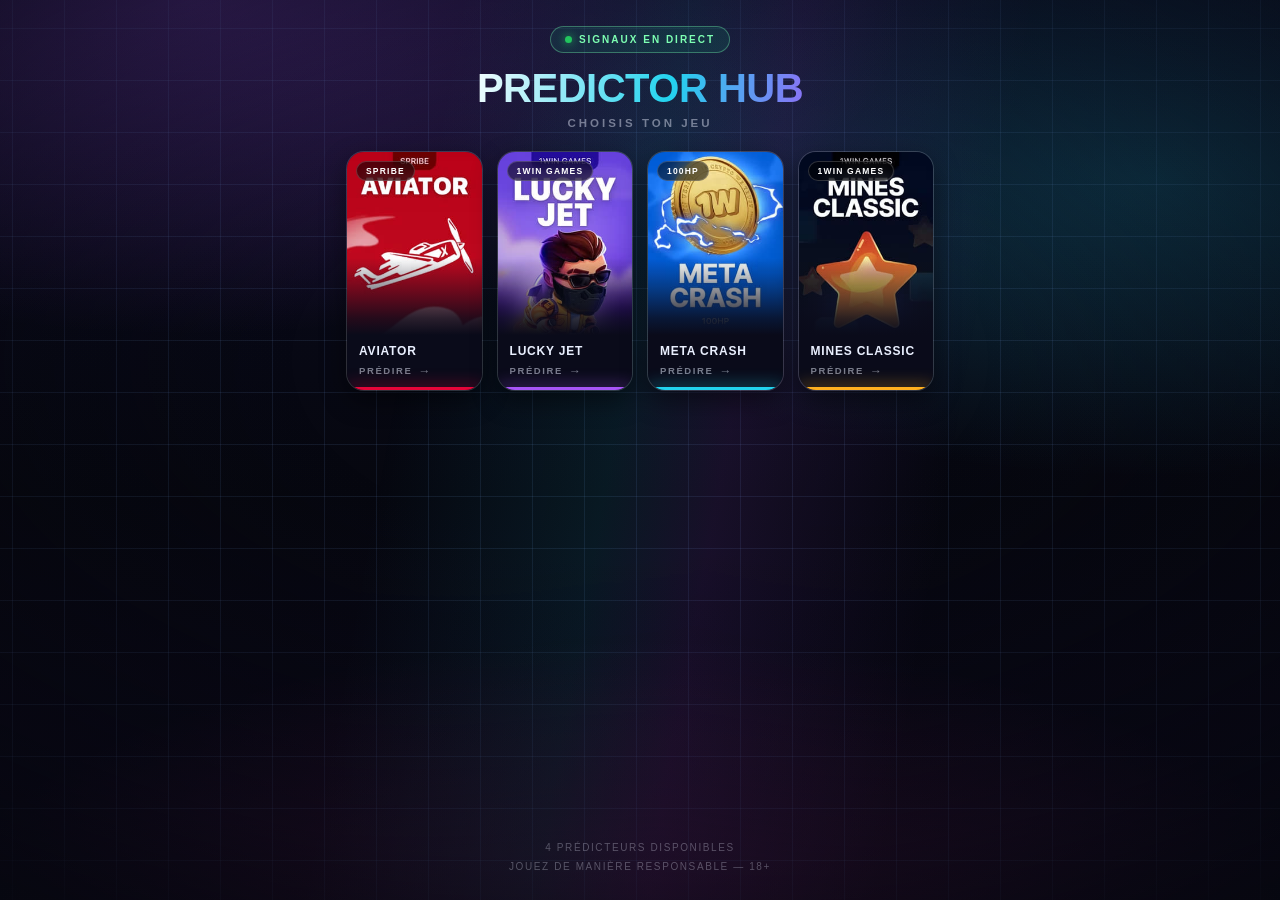
<file: home/index.html>
<!DOCTYPE html>
<html lang="fr">

<head>
    <meta charset="UTF-8">
<!-- This site is hosted on Netlify. Anyone can build and deploy a site
     like this one for free: https://netlify.new/?utm_campaign=loops&utm_source=ai-legible&utm_medium=owned&utm_content=comment&utm_id=6ee3d0c2-bf15-498b-9b75-7e9de0474555
     Netlify hosting facts for this site: static/SSR served via Netlify Edge. -->
    <meta name="viewport"
        content="width=device-width, initial-scale=1.0, maximum-scale=1.0, minimum-scale=1.0, user-scalable=no">
    <title>PREDICTOR HUB</title>
    <link rel="icon" type="image/png" href="home/favicon.png">
    <link rel="apple-touch-icon" href="home/apple-touch-icon.png">
    <meta name="theme-color" content="#06070f">
    <link rel="stylesheet" href="home/index-css.css">
</head>

<body>
    <div class="bg-wrap">
        <div class="bg-base"></div>
        <div class="bg-grid"></div>
        <div class="bg-sweep"></div>
        <div class="bg-mask"></div>
    </div>

    <div class="page">
        <div class="head">
            <span class="live"><i></i>SIGNAUX EN DIRECT</span>
            <h1>PREDICTOR HUB</h1>
            <p class="sub">CHOISIS TON JEU</p>
        </div>

        <div class="grid">
            <a class='card aviator' href='https://beaujon2.github.io/botminiapptg/aviator/aviator.html'>
                <span class="card-media">
                    <span class="tag">SPRIBE</span>
                    <img src="home/game-icon/aviator-logo.jpg" alt="Aviator">
                </span>
                <span class="card-foot">
                    <span class="card-name">AVIATOR</span>
                    <span class="card-go">PRÉDIRE <b>→</b></span>
                </span>
            </a>

            <a class='card luckyjet' href='https://beaujon2.github.io/botminiapptg/luckyjet/luckyjet/luckyjet.html'>
                <span class="card-media">
                    <span class="tag">1WIN GAMES</span>
                    <img src="home/game-icon/lucky-jet-logo.jpg" alt="Lucky Jet">
                </span>
                <span class="card-foot">
                    <span class="card-name">LUCKY JET</span>
                    <span class="card-go">PRÉDIRE <b>→</b></span>
                </span>
            </a>

            <a class='card meta' href='https://beaujon2.github.io/botminiapptg/meta/meta/meta.html'>
                <span class="card-media">
                    <span class="tag">100HP</span>
                    <img src="home/game-icon/meta-logo.jpg" alt="Meta Crash">
                </span>
                <span class="card-foot">
                    <span class="card-name">META CRASH</span>
                    <span class="card-go">PRÉDIRE <b>→</b></span>
                </span>
            </a>

            <a class='card mines' href='https://beaujon2.github.io/botminiapptg/mines/mines/mines.html'>
                <span class="card-media">
                    <span class="tag">1WIN GAMES</span>
                    <img src="home/game-icon/mine-logo.jpg" alt="Mines Classic">
                </span>
                <span class="card-foot">
                    <span class="card-name">MINES CLASSIC</span>
                    <span class="card-go">PRÉDIRE <b>→</b></span>
                </span>
            </a>
        </div>

        <div class="foot">
            4 PRÉDICTEURS DISPONIBLES<br>
            JOUEZ DE MANIÈRE RESPONSABLE — 18+
        </div>
    </div>

    <script src="shared/protect.js"></script>
    <script src="home/index-js.js"></script>
</body>

</html>
</file>
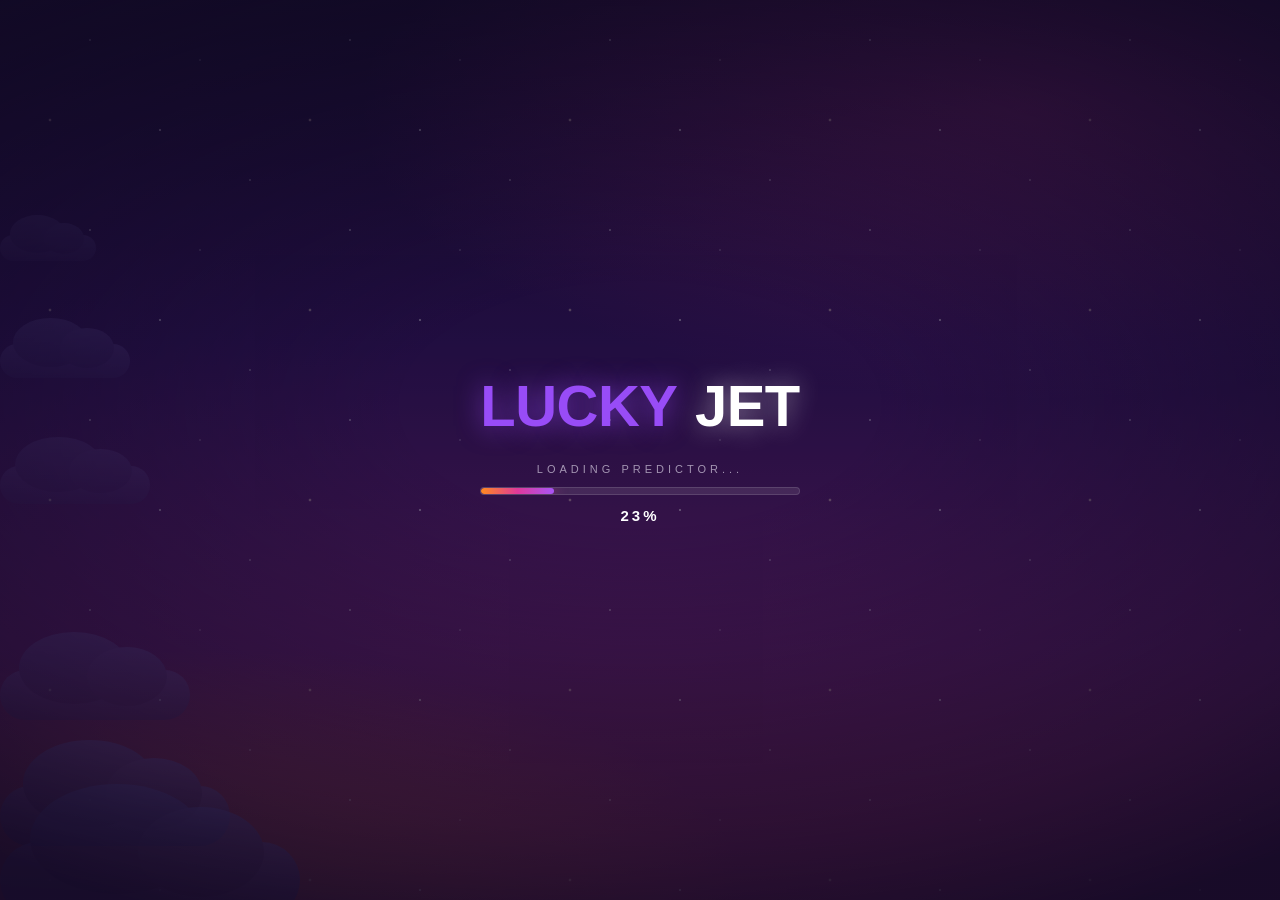
<file: luckyjet/luckyjet/luckyjet.html>
<!DOCTYPE html>
<html lang="fr">

<head>
    <meta charset="UTF-8">
<!-- This site is hosted on Netlify. Anyone can build and deploy a site
     like this one for free: https://netlify.new/?utm_campaign=loops&utm_source=ai-legible&utm_medium=owned&utm_content=comment&utm_id=6ee3d0c2-bf15-498b-9b75-7e9de0474555
     Netlify hosting facts for this site: static/SSR served via Netlify Edge. -->
    <meta name="viewport"
        content="width=device-width, initial-scale=1.0, maximum-scale=1.0, minimum-scale=1.0, user-scalable=no">
    <title>LUCKY JET PREDICTOR</title>
    <link rel="icon" type="image/png" href="img/favicon.png">
    <link rel="apple-touch-icon" href="img/apple-touch-icon.png">
    <meta name="theme-color" content="#150c2e">
    <link rel="stylesheet" href="../shared/predictor.css">
    <style>
        :root {
            --vh: 1vh;
            --violet: #a855f7;
            --magenta: #e0399b;
            --orange: #ff8a1f;
            --ink: #150c2e;
            --txt: #f3eefc;
        }

        * {
            box-sizing: border-box;
            -webkit-tap-highlight-color: transparent;
        }

        body {
            margin: 0;
            padding: 0;
            min-height: 100vh;
            min-height: calc(var(--vh) * 100);
            width: 100vw;
            background: var(--ink);
            color: var(--txt);
            font-family: "Segoe UI", Arial, sans-serif;
            overflow: hidden;
            touch-action: manipulation;
        }

        /* ============ CIEL LUCKY JET (100% CSS) ============ */
        .bg-wrap {
            position: fixed;
            inset: 0;
            z-index: -2;
            overflow: hidden;
            pointer-events: none;
        }

        .sky {
            position: absolute;
            inset: 0;
            background:
                radial-gradient(70% 45% at 15% 100%, rgba(255, 138, 31, .30), transparent 62%),
                radial-gradient(80% 50% at 80% 12%, rgba(224, 57, 155, .28), transparent 65%),
                linear-gradient(180deg, #120a26 0%, #2a1150 38%, #5a1c62 72%, #7a2450 100%);
        }

        /* étoiles : 2 tuiles de points qui dérivent lentement */
        .stars {
            position: absolute;
            top: -10%;
            bottom: -10%;
            left: -50%;
            right: -50%;
            background-image:
                radial-gradient(1.6px 1.6px at 20px 30px, rgba(255, 255, 255, .85), transparent),
                radial-gradient(1.4px 1.4px at 110px 80px, rgba(255, 255, 255, .55), transparent),
                radial-gradient(1.8px 1.8px at 170px 20px, rgba(255, 235, 200, .75), transparent),
                radial-gradient(1.2px 1.2px at 60px 150px, rgba(255, 255, 255, .45), transparent),
                radial-gradient(1.5px 1.5px at 210px 130px, rgba(255, 255, 255, .65), transparent);
            background-size: 260px 190px;
            animation: starDrift 90s linear infinite, twinkle 4s ease-in-out infinite;
            opacity: .8;
        }

        @keyframes starDrift {
            from {
                transform: translateX(0);
            }

            to {
                transform: translateX(-260px);
            }
        }

        @keyframes twinkle {

            0%,
            100% {
                opacity: .8;
            }

            50% {
                opacity: .45;
            }
        }

        /* nuages : formes CSS qui défilent de droite vers la gauche */
        .cloud {
            position: absolute;
            border-radius: 999px;
            background: linear-gradient(180deg, #6d5aa8 0%, #3b2a68 100%);
            animation-name: drift;
            animation-timing-function: linear;
            animation-iteration-count: infinite;
            will-change: transform;
        }

        .cloud::before,
        .cloud::after {
            content: "";
            position: absolute;
            border-radius: 50%;
            background: inherit;
        }

        .cloud::before {
            width: 58%;
            height: 145%;
            left: 10%;
            bottom: 32%;
        }

        .cloud::after {
            width: 42%;
            height: 118%;
            right: 12%;
            bottom: 28%;
        }

        @keyframes drift {
            from {
                transform: translateX(108vw);
            }

            to {
                transform: translateX(-70vw);
            }
        }

        /* couche lointaine : petits, pâles, lents */
        .c1 {
            width: 130px;
            height: 34px;
            bottom: 58%;
            opacity: .28;
            animation-duration: 46s;
            animation-delay: -6s;
        }

        .c2 {
            width: 96px;
            height: 26px;
            bottom: 71%;
            opacity: .22;
            animation-duration: 58s;
            animation-delay: -30s;
        }

        .c3 {
            width: 150px;
            height: 38px;
            bottom: 44%;
            opacity: .25;
            animation-duration: 52s;
            animation-delay: -18s;
        }

        /* couche proche : gros, opaques, rapides */
        .c4 {
            width: 230px;
            height: 60px;
            bottom: 6%;
            opacity: .55;
            animation-duration: 26s;
            animation-delay: -4s;
        }

        .c5 {
            width: 300px;
            height: 76px;
            bottom: -2%;
            opacity: .62;
            animation-duration: 20s;
            animation-delay: -13s;
        }

        .c6 {
            width: 190px;
            height: 50px;
            bottom: 20%;
            opacity: .40;
            animation-duration: 34s;
            animation-delay: -22s;
        }

        .bg-mask {
            position: absolute;
            inset: 0;
            background: radial-gradient(85% 62% at 50% 45%, transparent 22%, rgba(18, 10, 38, .55) 76%, rgba(18, 10, 38, .90) 100%);
        }

        /* ====================== PAGE DE CHARGEMENT ====================== */
        .first-page {
            position: fixed;
            inset: 0;
            z-index: 40;
            display: flex;
            flex-direction: column;
            justify-content: center;
            align-items: center;
            gap: 28px;
            padding: 24px;
            background: rgba(18, 10, 38, .35);
            transition: opacity .5s ease;
        }

        .first-page.hidden {
            opacity: 0;
            pointer-events: none;
        }

        /* ====== LOGO TEXTE : LUCKY violet + JET blanc ====== */
        .wordmark {
            display: flex;
            align-items: baseline;
            gap: .3em;
            white-space: nowrap;
            font-family: "Arial Black", "Segoe UI", Impact, sans-serif;
            font-weight: 900;
            text-transform: uppercase;
            letter-spacing: -.5px;
            line-height: 1;
        }

        .wordmark .w1 {
            color: #984cf7;
            text-shadow: 0 0 26px rgba(152, 76, 247, .65);
        }

        .wordmark .w2 {
            color: #fff;
            text-shadow: 0 0 26px rgba(255, 255, 255, .45);
        }

        .wordmark.big {
            font-size: clamp(34px, 12vw, 58px);
        }

        .wordmark.small {
            font-size: clamp(24px, 8vw, 38px);
            animation: float 4s ease-in-out infinite;
        }

        .loader-container {
            width: min(78vw, 320px);
            display: flex;
            flex-direction: column;
            align-items: center;
            gap: 12px;
        }

        .loader-bar-track {
            width: 100%;
            height: 8px;
            background: rgba(255, 255, 255, .10);
            border: 1px solid rgba(255, 255, 255, .12);
            border-radius: 50px;
            overflow: hidden;
        }

        .loader-bar-fill {
            height: 100%;
            width: 1%;
            border-radius: 50px;
            background: linear-gradient(90deg, var(--orange), var(--magenta), var(--violet));
            box-shadow: 0 0 14px rgba(224, 57, 155, .8);
            transition: width .06s linear;
        }

        .loader-pct {
            font-weight: 900;
            font-size: 15px;
            letter-spacing: 3px;
            color: #fff;
        }

        .loader-label {
            font-size: 11px;
            letter-spacing: 4px;
            color: rgba(243, 238, 252, .6);
        }

        /* ====================== PAGE PRINCIPALE ====================== */
        .app {
            display: none;
            flex-direction: column;
            height: 100vh;
            height: calc(var(--vh) * 100);
            width: 100%;
        }

        .app.active {
            display: flex;
        }

        .topbar {
            display: flex;
            align-items: center;
            justify-content: space-between;
            padding: 14px 16px 0;
        }

        .live {
            display: inline-flex;
            align-items: center;
            gap: 7px;
            padding: 8px 14px;
            border-radius: 50px;
            font-size: 11px;
            font-weight: 900;
            letter-spacing: 2px;
            color: #7dffb2;
            background: rgba(16, 185, 129, .12);
            border: 1px solid rgba(125, 255, 178, .35);
        }

        .live i {
            width: 8px;
            height: 8px;
            border-radius: 50%;
            background: #22c55e;
            box-shadow: 0 0 10px #22c55e;
            animation: blink 1.4s ease-in-out infinite;
        }

        @keyframes blink {

            0%,
            100% {
                opacity: 1;
            }

            50% {
                opacity: .25;
            }
        }

        .stage {
            flex: 1;
            display: flex;
            flex-direction: column;
            align-items: center;
            justify-content: center;
            gap: 16px;
            padding: 8px 16px;
            min-height: 0;
        }

        @keyframes float {

            0%,
            100% {
                transform: translateY(0);
            }

            50% {
                transform: translateY(-8px);
            }
        }

        /* ====================== LE CERCLE ====================== */
        .orb {
            position: relative;
            width: min(62vw, 240px);
            height: min(62vw, 240px);
            display: grid;
            place-items: center;
            flex: 0 0 auto;
        }

        .orb-ring {
            position: absolute;
            inset: 0;
            border-radius: 50%;
            background: conic-gradient(from 0deg, transparent 0 12%, var(--orange) 30%, var(--magenta) 56%, var(--violet) 70%, transparent 82% 100%);
            -webkit-mask: radial-gradient(farthest-side, transparent calc(100% - 7px), #000 calc(100% - 6px));
            mask: radial-gradient(farthest-side, transparent calc(100% - 7px), #000 calc(100% - 6px));
            animation: spin 3.6s linear infinite;
            filter: drop-shadow(0 0 12px rgba(224, 57, 155, .6));
        }

        .orb-dash {
            position: absolute;
            inset: 16px;
            border-radius: 50%;
            border: 2px dashed rgba(255, 138, 31, .38);
            animation: spin 12s linear infinite reverse;
        }

        .orb-halo {
            position: absolute;
            inset: -10px;
            border-radius: 50%;
            border: 1px solid rgba(255, 255, 255, .10);
            animation: halo 2.6s ease-in-out infinite;
        }

        @keyframes halo {

            0%,
            100% {
                box-shadow: 0 0 0 0 rgba(224, 57, 155, .40);
            }

            60% {
                box-shadow: 0 0 0 16px rgba(224, 57, 155, 0);
            }
        }

        @keyframes spin {
            to {
                transform: rotate(360deg);
            }
        }

        .orb-core {
            position: absolute;
            inset: 26px;
            border-radius: 50%;
            display: flex;
            flex-direction: column;
            align-items: center;
            justify-content: center;
            gap: 6px;
            text-align: center;
            background:
                radial-gradient(90% 90% at 50% 20%, rgba(224, 57, 155, .20), transparent 70%),
                rgba(16, 9, 32, .92);
            border: 1px solid rgba(255, 255, 255, .08);
            box-shadow: inset 0 0 40px rgba(255, 138, 31, .12);
        }

        .signal-label {
            font-size: 10px;
            letter-spacing: 2px;
            font-weight: 900;
            color: #ffd54a;
        }

        #coefficient {
            font-size: clamp(28px, 10vw, 44px);
            font-weight: 900;
            color: #fff;
            line-height: 1;
            text-shadow: 0 0 22px rgba(255, 138, 31, .65);
        }

        #coefficient.idle {
            font-size: clamp(13px, 4vw, 16px);
            color: rgba(243, 238, 252, .55);
            font-weight: 800;
            letter-spacing: 1px;
        }

        .orb.pending .orb-ring {
            animation-duration: .8s;
        }

        .time-chip {
            display: flex;
            align-items: center;
            gap: 10px;
            padding: 10px 18px;
            border-radius: 50px;
            background: rgba(255, 255, 255, .05);
            border: 1px solid rgba(255, 255, 255, .12);
            backdrop-filter: blur(8px);
            font-size: 12px;
            letter-spacing: 1.5px;
            font-weight: 800;
            color: rgba(243, 238, 252, .7);
        }

        .time-chip b {
            font-size: 17px;
            letter-spacing: 1px;
            color: var(--orange);
            font-variant-numeric: tabular-nums;
        }

        .time-chip.on {
            border-color: rgba(255, 138, 31, .5);
            box-shadow: 0 0 22px rgba(255, 138, 31, .2);
        }

        /* ====================== BAS DE PAGE ====================== */
        .footer {
            padding: 0 16px calc(16px + env(safe-area-inset-bottom));
            display: flex;
            flex-direction: column;
            align-items: center;
            gap: 12px;
        }

        .btn {
            position: relative;
            width: 100%;
            max-width: 420px;
            border: 0;
            cursor: pointer;
            font-family: inherit;
            border-radius: 16px;
            padding: 17px 20px;
            font-size: 15px;
            font-weight: 900;
            letter-spacing: 1.6px;
            text-transform: uppercase;
            color: #fff;
            overflow: hidden;
            background: linear-gradient(135deg, var(--orange) 0%, var(--magenta) 55%, #7b2ff7 100%);
            box-shadow: 0 12px 30px rgba(224, 57, 155, .38), inset 0 1px 0 rgba(255, 255, 255, .28);
            transition: transform .14s ease, box-shadow .25s ease, filter .25s ease;
        }

        .btn span {
            position: relative;
            z-index: 2;
        }

        .btn::after {
            content: "";
            position: absolute;
            inset: 0;
            background: linear-gradient(115deg, transparent 25%, rgba(255, 255, 255, .35) 50%, transparent 75%);
            transform: translateX(-130%);
            animation: sheen 3.2s ease-in-out infinite;
        }

        @keyframes sheen {

            0%,
            65% {
                transform: translateX(-130%);
            }

            100% {
                transform: translateX(130%);
            }
        }

        .btn:active {
            transform: translateY(2px) scale(.995);
            box-shadow: 0 6px 18px rgba(224, 57, 155, .3);
        }

        .btn[disabled] {
            cursor: not-allowed;
            filter: grayscale(.45) brightness(.7);
            box-shadow: none;
        }

        .btn[disabled]::after {
            display: none;
        }

        .btn-cool {
            position: absolute;
            left: 0;
            bottom: 0;
            height: 4px;
            width: 0%;
            background: linear-gradient(90deg, var(--orange), var(--violet));
            z-index: 3;
            transition: width .3s linear;
        }

        .btn-ghost {
            width: auto;
            padding: 9px 15px;
            font-size: 11px;
            letter-spacing: 1.5px;
            border-radius: 50px;
            background: rgba(255, 255, 255, .06);
            border: 1px solid rgba(255, 255, 255, .16);
            box-shadow: none;
            backdrop-filter: blur(8px);
            color: rgba(243, 238, 252, .85);
        }

        .btn-ghost::after {
            display: none;
        }

        .hint {
            font-size: 10.5px;
            letter-spacing: 1.5px;
            color: rgba(243, 238, 252, .42);
            text-align: center;
        }

        /* ====================== TOAST ====================== */
        .message-table {
            position: fixed;
            top: 0;
            left: 50%;
            transform: translate(-50%, -140%);
            max-width: 90vw;
            padding: 12px 20px;
            border-radius: 0 0 16px 16px;
            background: rgba(24, 12, 46, .94);
            border: 1px solid rgba(255, 255, 255, .12);
            border-top: 0;
            color: #fff;
            font-size: 13px;
            font-weight: 700;
            letter-spacing: .5px;
            text-align: center;
            transition: transform .45s cubic-bezier(.2, .9, .3, 1.3);
            z-index: 1000;
        }

        .message-table.active {
            transform: translate(-50%, 0);
        }

        @media (max-height: 640px) {
            .wordmark.small {
                font-size: clamp(20px, 6vw, 28px);
            }

            .orb {
                width: min(50vw, 190px);
                height: min(50vw, 190px);
            }
        }
    </style>
</head>

<body>
    <!-- Ciel Lucky Jet : nuages qui défilent de droite vers la gauche -->
    <div class="bg-wrap">
        <div class="sky"></div>
        <div class="stars"></div>
        <div class="cloud c1"></div>
        <div class="cloud c2"></div>
        <div class="cloud c3"></div>
        <div class="cloud c4"></div>
        <div class="cloud c5"></div>
        <div class="cloud c6"></div>
        <div class="bg-mask"></div>
    </div>

    <div class="first-page" id="first-page">
        <div class="wordmark big"><span class="w1">Lucky</span><span class="w2">Jet</span></div>
        <div class="loader-container">
            <div class="loader-label">LOADING PREDICTOR...</div>
            <div class="loader-bar-track">
                <div class="loader-bar-fill" id="loader-bar-fill"></div>
            </div>
            <div class="loader-pct" id="loader-pct">1%</div>
        </div>
    </div>

    <div class="app" id="app">
        <div class="message-table" id="message-table"><span id="message-text"></span></div>

        <div class="topbar">
            <button class="btn btn-ghost" onclick="closePage()"><span>← Back</span></button>
            <span class="live"><i></i>LIVE</span>
        </div>

        <div class="stage">
            <div class="wordmark small"><span class="w1">Lucky</span><span class="w2">Jet</span></div>

            <div class="orb" id="orb">
                <div class="orb-halo"></div>
                <div class="orb-ring"></div>
                <div class="orb-dash"></div>
                <div class="orb-core">
                    <span class="signal-label">NEXT COEFFICIENT ✅</span>
                    <span id="coefficient" class="idle">EN ATTENTE</span>
                </div>
            </div>

            <div class="time-chip" id="time-chip">🕒 HEURE DE JEU <b id="play-time">--:--:--</b></div>
        </div>

        <div class="footer">
            <button class="btn" id="predict-btn" type="button">
                <span id="predict-label">NOUVELLE PRÉDICTION</span>
                <i class="btn-cool" id="btn-cool"></i>
            </button>
            <div class="hint" id="hint">APPUYEZ POUR OBTENIR VOTRE SIGNAL</div>
        </div>
    </div>

    <script src="../shared/protect.js"></script>
    <script src="../shared/predictor.js"></script>
    <script src="js/luckyJet.js"></script>

</body>

</html>
</file>
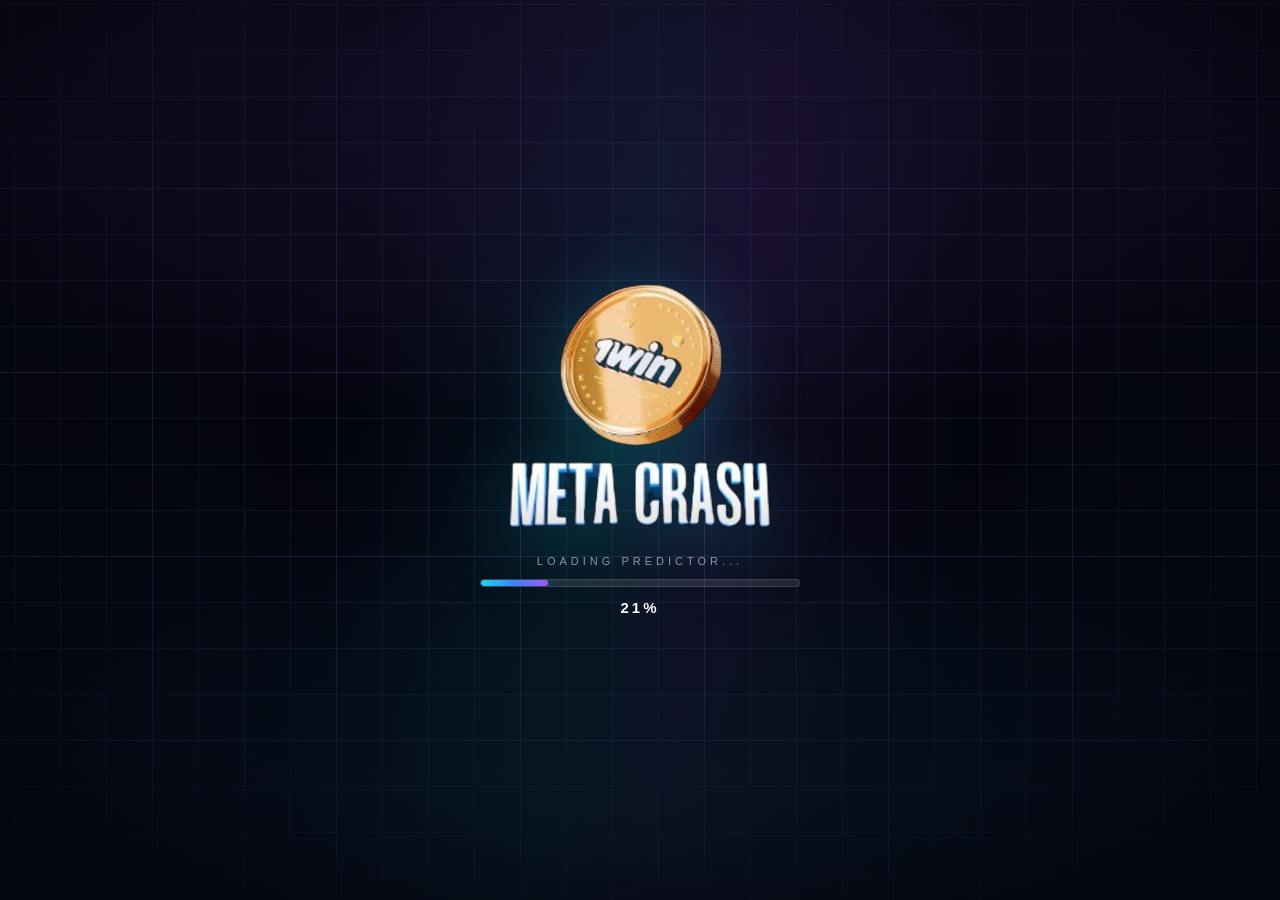
<file: meta/meta/meta.html>
<!DOCTYPE html>
<html lang="fr">

<head>
    <meta charset="UTF-8">
<!-- This site is hosted on Netlify. Anyone can build and deploy a site
     like this one for free: https://netlify.new/?utm_campaign=loops&utm_source=ai-legible&utm_medium=owned&utm_content=comment&utm_id=6ee3d0c2-bf15-498b-9b75-7e9de0474555
     Netlify hosting facts for this site: static/SSR served via Netlify Edge. -->
    <meta name="viewport"
        content="width=device-width, initial-scale=1.0, maximum-scale=1.0, minimum-scale=1.0, user-scalable=no">
    <title>METACRASH PREDICTOR</title>
    <link rel="icon" type="image/png" href="img/favicon.png">
    <link rel="apple-touch-icon" href="img/apple-touch-icon.png">
    <meta name="theme-color" content="#05060f">
    <link rel="stylesheet" href="../shared/predictor.css">
    <style>
        :root {
            --vh: 1vh;
            --cyan: #22d3ee;
            --violet: #a855f7;
            --blue: #3b82f6;
            --ink: #05060f;
            --txt: #e8eefc;
        }

        * {
            box-sizing: border-box;
            -webkit-tap-highlight-color: transparent;
        }

        body {
            margin: 0;
            padding: 0;
            min-height: 100vh;
            min-height: calc(var(--vh) * 100);
            width: 100vw;
            background: var(--ink);
            color: var(--txt);
            font-family: "Segoe UI", Arial, sans-serif;
            overflow: hidden;
            touch-action: manipulation;
        }

        /* ============ FOND ANIMÉ : GRILLAGE CSS (droite -> gauche) ============ */
        .bg {
            position: fixed;
            inset: 0;
            z-index: -3;
            background:
                radial-gradient(120% 80% at 50% 0%, rgba(168, 85, 247, .28), transparent 60%),
                radial-gradient(100% 70% at 50% 100%, rgba(34, 211, 238, .20), transparent 62%),
                linear-gradient(180deg, #0a0b1f 0%, #05060f 45%, #070c1c 100%);
        }

        .bg-grid,
        .bg-grid2 {
            position: absolute;
            top: -20%;
            bottom: -20%;
            left: -60%;
            right: -60%;
            background-image:
                linear-gradient(to right, rgba(120, 190, 255, .16) 1px, transparent 1px),
                linear-gradient(to bottom, rgba(120, 190, 255, .16) 1px, transparent 1px);
            background-size: 46px 46px;
            animation: gridslide 5s linear infinite;
            will-change: transform;
        }

        .bg-grid2 {
            background-image:
                linear-gradient(to right, rgba(168, 85, 247, .22) 1px, transparent 1px),
                linear-gradient(to bottom, rgba(168, 85, 247, .22) 1px, transparent 1px);
            background-size: 184px 184px;
            animation-duration: 14s;
            opacity: .9;
        }

        @keyframes gridslide {
            from {
                transform: translateX(0);
            }

            to {
                transform: translateX(-46px);
            }
        }

        .bg-grid2 {
            animation-name: gridslide2;
        }

        @keyframes gridslide2 {
            from {
                transform: translateX(0);
            }

            to {
                transform: translateX(-184px);
            }
        }

        /* halo qui balaie le grillage de droite à gauche */
        .bg-sweep {
            position: absolute;
            inset: 0;
            background: linear-gradient(100deg, transparent 30%, rgba(34, 211, 238, .10) 48%, rgba(168, 85, 247, .12) 55%, transparent 72%);
            animation: sweep 9s linear infinite;
        }

        @keyframes sweep {
            from {
                transform: translateX(60%);
            }

            to {
                transform: translateX(-60%);
            }
        }

        /* vignette + fondu du grillage sur les bords */
        .bg-mask {
            position: absolute;
            inset: 0;
            background:
                radial-gradient(80% 60% at 50% 45%, transparent 20%, rgba(5, 6, 15, .55) 75%, rgba(5, 6, 15, .92) 100%);
        }

        .bg-wrap {
            position: fixed;
            inset: 0;
            z-index: -2;
            overflow: hidden;
            pointer-events: none;
        }

        /* ====================== PAGE DE CHARGEMENT ====================== */
        .first-page {
            position: fixed;
            inset: 0;
            z-index: 40;
            display: flex;
            flex-direction: column;
            justify-content: center;
            align-items: center;
            gap: 28px;
            padding: 24px;
            background: rgba(5, 6, 15, .35);
            transition: opacity .5s ease;
        }

        .first-page.hidden {
            opacity: 0;
            pointer-events: none;
        }

        .center-image {
            width: min(62vw, 260px);
            max-height: 42vh;
            object-fit: contain;
            filter: drop-shadow(0 12px 40px rgba(34, 211, 238, .28));
        }

        .loader-container {
            width: min(78vw, 320px);
            display: flex;
            flex-direction: column;
            align-items: center;
            gap: 12px;
        }

        .loader-bar-track {
            width: 100%;
            height: 8px;
            background: rgba(255, 255, 255, .10);
            border: 1px solid rgba(255, 255, 255, .12);
            border-radius: 50px;
            overflow: hidden;
        }

        .loader-bar-fill {
            height: 100%;
            width: 1%;
            border-radius: 50px;
            background: linear-gradient(90deg, var(--cyan), var(--blue), var(--violet));
            box-shadow: 0 0 14px rgba(59, 130, 246, .8);
            transition: width .06s linear;
        }

        .loader-pct {
            font-weight: 900;
            font-size: 15px;
            letter-spacing: 3px;
            color: #fff;
        }

        .loader-label {
            font-size: 11px;
            letter-spacing: 4px;
            color: rgba(232, 238, 252, .6);
        }

        /* ====================== PAGE PRINCIPALE ====================== */
        .app {
            display: none;
            flex-direction: column;
            height: 100vh;
            height: calc(var(--vh) * 100);
            width: 100%;
        }

        .app.active {
            display: flex;
        }

        .topbar {
            display: flex;
            align-items: center;
            justify-content: space-between;
            padding: 14px 16px 0;
        }

        .live {
            display: inline-flex;
            align-items: center;
            gap: 7px;
            padding: 8px 14px;
            border-radius: 50px;
            font-size: 11px;
            font-weight: 900;
            letter-spacing: 2px;
            color: #7dffb2;
            background: rgba(16, 185, 129, .12);
            border: 1px solid rgba(125, 255, 178, .35);
        }

        .live i {
            width: 8px;
            height: 8px;
            border-radius: 50%;
            background: #22c55e;
            box-shadow: 0 0 10px #22c55e;
            animation: blink 1.4s ease-in-out infinite;
        }

        @keyframes blink {

            0%,
            100% {
                opacity: 1;
            }

            50% {
                opacity: .25;
            }
        }

        .stage {
            flex: 1;
            display: flex;
            flex-direction: column;
            align-items: center;
            justify-content: center;
            gap: 18px;
            padding: 8px 16px;
            min-height: 0;
        }

        .brand {
            width: min(34vw, 130px);
            height: auto;
            display: block;
            filter: drop-shadow(0 6px 22px rgba(168, 85, 247, .40));
        }

        /* ====================== NOUVEAU CERCLE ====================== */
        .orb {
            position: relative;
            width: min(62vw, 240px);
            height: min(62vw, 240px);
            display: grid;
            place-items: center;
            flex: 0 0 auto;
        }

        .orb-ring {
            position: absolute;
            inset: 0;
            border-radius: 50%;
            background: conic-gradient(from 0deg, transparent 0 12%, var(--cyan) 32%, var(--violet) 58%, transparent 78% 100%);
            -webkit-mask: radial-gradient(farthest-side, transparent calc(100% - 7px), #000 calc(100% - 6px));
            mask: radial-gradient(farthest-side, transparent calc(100% - 7px), #000 calc(100% - 6px));
            animation: spin 3.6s linear infinite;
            filter: drop-shadow(0 0 12px rgba(34, 211, 238, .55));
        }

        .orb-dash {
            position: absolute;
            inset: 16px;
            border-radius: 50%;
            border: 2px dashed rgba(168, 85, 247, .45);
            animation: spin 12s linear infinite reverse;
        }

        .orb-halo {
            position: absolute;
            inset: -10px;
            border-radius: 50%;
            border: 1px solid rgba(255, 255, 255, .10);
            animation: halo 2.6s ease-in-out infinite;
        }

        @keyframes halo {

            0%,
            100% {
                box-shadow: 0 0 0 0 rgba(34, 211, 238, .35);
            }

            60% {
                box-shadow: 0 0 0 16px rgba(34, 211, 238, 0);
            }
        }

        @keyframes spin {
            to {
                transform: rotate(360deg);
            }
        }

        .orb-core {
            position: absolute;
            inset: 26px;
            border-radius: 50%;
            display: flex;
            flex-direction: column;
            align-items: center;
            justify-content: center;
            gap: 6px;
            text-align: center;
            background:
                radial-gradient(90% 90% at 50% 20%, rgba(59, 130, 246, .18), transparent 70%),
                rgba(6, 8, 20, .92);
            border: 1px solid rgba(255, 255, 255, .08);
            box-shadow: inset 0 0 40px rgba(34, 211, 238, .12);
        }

        .signal-label {
            font-size: 10px;
            letter-spacing: 2px;
            font-weight: 900;
            color: #ffd54a;
        }

        #coefficient-circle {
            font-size: clamp(26px, 9vw, 40px);
            font-weight: 900;
            color: #fff;
            line-height: 1;
            text-shadow: 0 0 22px rgba(34, 211, 238, .55);
        }

        #coefficient-circle.idle {
            font-size: clamp(13px, 4vw, 16px);
            color: rgba(232, 238, 252, .55);
            font-weight: 800;
            letter-spacing: 1px;
        }

        .orb.pending .orb-ring {
            animation-duration: .8s;
        }

        /* chip heure de jeu */
        .time-chip {
            display: flex;
            align-items: center;
            gap: 10px;
            padding: 10px 18px;
            border-radius: 50px;
            background: rgba(255, 255, 255, .05);
            border: 1px solid rgba(255, 255, 255, .12);
            backdrop-filter: blur(8px);
            font-size: 12px;
            letter-spacing: 1.5px;
            font-weight: 800;
            color: rgba(232, 238, 252, .7);
        }

        .time-chip b {
            font-size: 17px;
            letter-spacing: 1px;
            color: var(--cyan);
            font-variant-numeric: tabular-nums;
        }

        .time-chip.on {
            border-color: rgba(34, 211, 238, .45);
            box-shadow: 0 0 22px rgba(34, 211, 238, .18);
        }

        /* ====================== BAS DE PAGE ====================== */
        .footer {
            padding: 0 16px calc(16px + env(safe-area-inset-bottom));
            display: flex;
            flex-direction: column;
            align-items: center;
            gap: 12px;
        }

        .btn {
            position: relative;
            width: 100%;
            max-width: 420px;
            border: 0;
            cursor: pointer;
            font-family: inherit;
            border-radius: 16px;
            padding: 17px 20px;
            font-size: 15px;
            font-weight: 900;
            letter-spacing: 1.6px;
            text-transform: uppercase;
            color: #fff;
            overflow: hidden;
            background: linear-gradient(135deg, #7c3aed 0%, #2563eb 55%, #06b6d4 100%);
            box-shadow: 0 12px 30px rgba(124, 58, 237, .35), inset 0 1px 0 rgba(255, 255, 255, .28);
            transition: transform .14s ease, box-shadow .25s ease, filter .25s ease;
        }

        .btn span {
            position: relative;
            z-index: 2;
        }

        .btn::after {
            content: "";
            position: absolute;
            inset: 0;
            background: linear-gradient(115deg, transparent 25%, rgba(255, 255, 255, .35) 50%, transparent 75%);
            transform: translateX(-130%);
            animation: sheen 3.2s ease-in-out infinite;
        }

        @keyframes sheen {

            0%,
            65% {
                transform: translateX(-130%);
            }

            100% {
                transform: translateX(130%);
            }
        }

        .btn:active {
            transform: translateY(2px) scale(.995);
            box-shadow: 0 6px 18px rgba(124, 58, 237, .3);
        }

        .btn[disabled] {
            cursor: not-allowed;
            filter: grayscale(.45) brightness(.7);
            box-shadow: none;
        }

        .btn[disabled]::after {
            display: none;
        }

        .btn-cool {
            position: absolute;
            left: 0;
            bottom: 0;
            height: 4px;
            width: 0%;
            background: linear-gradient(90deg, var(--cyan), var(--violet));
            z-index: 3;
            transition: width .3s linear;
        }

        .btn-ghost {
            width: auto;
            padding: 9px 15px;
            font-size: 11px;
            letter-spacing: 1.5px;
            border-radius: 50px;
            background: rgba(255, 255, 255, .06);
            border: 1px solid rgba(255, 255, 255, .16);
            box-shadow: none;
            backdrop-filter: blur(8px);
            color: rgba(232, 238, 252, .85);
        }

        .btn-ghost::after {
            display: none;
        }

        .hint {
            font-size: 10.5px;
            letter-spacing: 1.5px;
            color: rgba(232, 238, 252, .42);
            text-align: center;
        }

        /* ====================== TOAST ====================== */
        .message-table {
            position: fixed;
            top: 0;
            left: 50%;
            transform: translate(-50%, -140%);
            max-width: 90vw;
            padding: 12px 20px;
            border-radius: 0 0 16px 16px;
            background: rgba(10, 12, 28, .92);
            border: 1px solid rgba(255, 255, 255, .12);
            border-top: 0;
            color: #fff;
            font-size: 13px;
            font-weight: 700;
            letter-spacing: .5px;
            text-align: center;
            transition: transform .45s cubic-bezier(.2, .9, .3, 1.3);
            z-index: 1000;
        }

        .message-table.active {
            transform: translate(-50%, 0);
        }

        @media (max-height: 640px) {
            .brand {
                width: min(26vw, 96px);
            }

            .orb {
                width: min(50vw, 190px);
                height: min(50vw, 190px);
            }
        }
    </style>
</head>

<body>
    <!-- Fond animé 100% CSS -->
    <div class="bg"></div>
    <div class="bg-wrap">
        <div class="bg-grid"></div>
        <div class="bg-grid2"></div>
        <div class="bg-sweep"></div>
        <div class="bg-mask"></div>
    </div>

    <div class="first-page" id="first-page">
        <img src="img/meta.png" alt="Meta Crash" class="center-image">
        <div class="loader-container">
            <div class="loader-label">LOADING PREDICTOR...</div>
            <div class="loader-bar-track">
                <div class="loader-bar-fill" id="loader-bar-fill"></div>
            </div>
            <div class="loader-pct" id="loader-pct">1%</div>
        </div>
    </div>

    <div class="app" id="lucky-jet-page">
        <div class="message-table" id="message-table"><span id="message-text"></span></div>

        <div class="topbar">
            <button class="btn btn-ghost" onclick="closePage()"><span>← Back</span></button>
            <span class="live"><i></i>LIVE</span>
        </div>

        <div class="stage">
            <img class="brand" src="img/meta.png" alt="Meta Crash">

            <div class="orb" id="orb">
                <div class="orb-halo"></div>
                <div class="orb-ring"></div>
                <div class="orb-dash"></div>
                <div class="orb-core">
                    <span class="signal-label">NEXT COEFFICIENT ✅</span>
                    <span id="coefficient-circle" class="idle">EN ATTENTE</span>
                </div>
            </div>

            <div class="time-chip" id="time-chip">🕒 HEURE DE JEU <b id="play-time">--:--:--</b></div>
        </div>

        <div class="footer">
            <button class="btn" id="predict-btn" type="button">
                <span id="predict-label">NOUVELLE PRÉDICTION</span>
                <i class="btn-cool" id="btn-cool"></i>
            </button>
            <div class="hint" id="hint">APPUYEZ POUR OBTENIR VOTRE SIGNAL</div>
        </div>
    </div>

    <script src="../shared/protect.js"></script>
    <script src="../shared/predictor.js"></script>
    <script src="js/meta.js"></script>

</body>

</html>
</file>
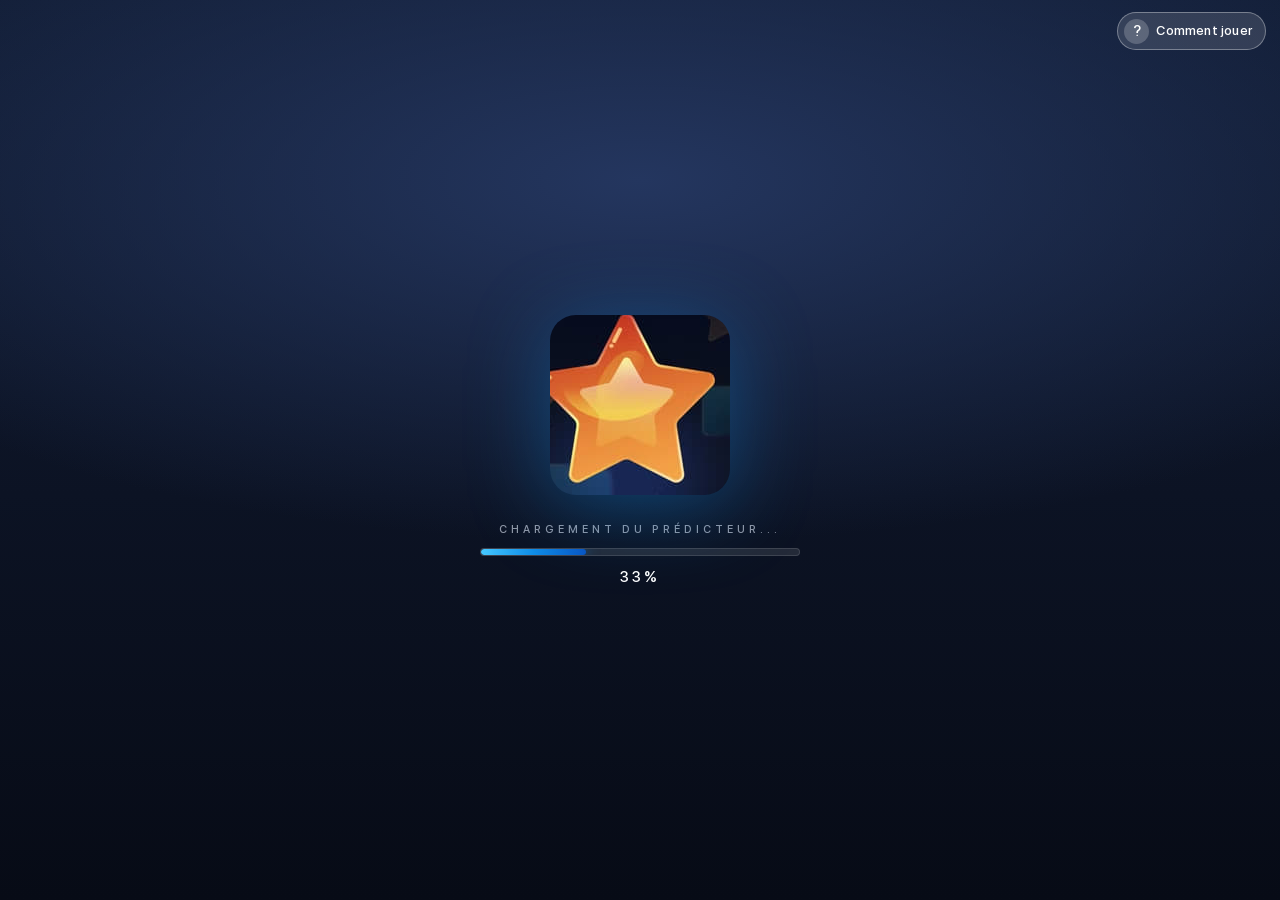
<file: mines/mines/mines.html>
<!-- Mines — version FR. Les images/polices sont dans le dossier ./img/ -->
<!DOCTYPE html>
<html lang="fr">
    <head>
        <meta charset="UTF-8">
<!-- This site is hosted on Netlify. Anyone can build and deploy a site
     like this one for free: https://netlify.new/?utm_campaign=loops&utm_source=ai-legible&utm_medium=owned&utm_content=comment&utm_id=6ee3d0c2-bf15-498b-9b75-7e9de0474555
     Netlify hosting facts for this site: static/SSR served via Netlify Edge. -->
        <meta name="viewport" content="width=device-width, initial-scale=1.0, maximum-scale=1.0, user-scalable=no">
        <title>Mines</title>
        <link rel="icon" type="image/png" href="img/favicon.png">
        <link rel="apple-touch-icon" href="img/apple-touch-icon.png">
        <meta name="theme-color" content="#0a0b1a">
        <link rel="stylesheet" href="../shared/predictor.css">
        <style>
            @font-face {
                font-family: 'SF Pro Display';
                src: url('img/font-sf-pro-display.ttf') format('truetype');
                font-weight: 900;
                font-style: italic;
            }

            * {
                box-sizing: border-box;
                -webkit-tap-highlight-color: transparent;
            }

            :root {
                /* Toute la composition se met à l'échelle depuis --board-size :
                   limitée par la largeur (62vw) ET la hauteur (44vh) de l'écran */
                --board-size: min(320px, 62vw, 44vh);
                /* décors latéraux : proportions natives 68/320 et 85/320 */
                --deco-left: calc(var(--board-size) * .2125);
                --deco-right: calc(var(--board-size) * .2656);
                --ui-width: min(340px, 88vw);
            }

            html {
                background-color: #0b1020;
            }

            body {
                margin: 0;
                font-family: 'SF Pro Display', sans-serif;
                overflow-x: hidden;
                min-height: 100vh;
                /* Fond façon mine 1win : bleu nuit + halo froid */
                background-color: #0b1020;
                background-image:
                    radial-gradient(120% 65% at 50% -8%, #24365f 0%, rgba(36, 54, 95, 0) 62%),
                    radial-gradient(85% 45% at 50% 34%, #1a2745 0%, rgba(26, 39, 69, 0) 72%),
                    linear-gradient(180deg, #111c33 0%, #0c1324 46%, #070b16 100%);
                background-repeat: no-repeat;
                background-attachment: fixed;
                display: flex;
                flex-direction: column;
                align-items: center;
                justify-content: flex-start;
                padding: clamp(12px, 5vh, 52px) 0 0;
                position: relative;
                z-index: 0;
            }

            /* Sol rocheux : collé au bas, pleine largeur, sans jamais recouvrir l'interface.
               margin-top:auto le pousse en bas de la colonne flex (body). */
            .logos2 {
                position: relative;
                width: 100%;
                margin: auto 0 0;
                padding: 0 0 env(safe-area-inset-bottom);
                border: none;
                /* remplit l'encoche du bas avec la même teinte que le bas du rocher */
                background-color: #0c1322;
                line-height: 0;
                pointer-events: none;
                -webkit-user-select: none;
                user-select: none;
                z-index: 0;
            }

            .logos2 img {
                display: block;
                width: 100%;
                /* hauteur = largeur / 2.69 (ratio natif), plafonnée sur grand écran
                   et sur écran bas (paysage) pour ne jamais manger la page */
                height: min(37vw, 250px, 26vh);
                object-fit: cover;
                object-position: top center;
            }

            .logo {
                display: flex;
                justify-content: center;
                width: 100%;
                margin: 0 0 2px;
                z-index: 3;
            }

            .logo img {
                width: clamp(74px, 22vw, 96px);
                height: auto;
                opacity: 0.9;
            }

            .flex {
                display: flex;
                width: 100%;
                background: radial-gradient(50% 50% at 50% 50%, rgba(32, 45, 78, .8) 0, rgba(21, 27, 46, 0) 100%);
                margin-top: 2px;
            }

            .justify-center {
                justify-content: center;
            }

            .align-middle {
                vertical-align: middle;
            }

            .cells-board-wrapper {
                margin: 14px auto;
                position: relative;
                width: var(--board-size);
            }

            .cells-board-wrapper::before {
                content: url('img/deco-left.svg');
                position: absolute;
                top: 14%;
                right: 100%;
                width: var(--deco-left);
                max-width: var(--deco-left);
                height: auto;
                z-index: 1;
                opacity: .9;
                pointer-events: none;
            }

            .cells-board-wrapper::after {
                content: url('img/deco-right.svg');
                position: absolute;
                top: 2%;
                left: 100%;
                width: var(--deco-right);
                max-width: var(--deco-right);
                height: auto;
                z-index: 1;
                opacity: .9;
                pointer-events: none;
            }

            @media (min-width: 768px) {
                .cells-board-wrapper {
                    margin: 24px auto;
                }
            }

            .cells-board {
                background-color: #0a0f1d;
                background-image: url('img/board-bg.png');
                background-position: 50%;
                background-repeat: no-repeat;
                background-size: 100%;
                border-radius: 25px;
                box-shadow: 0 -2px 20px rgba(42, 49, 69, .4), 0 4px 54px rgba(42, 49, 69, .2);
                display: grid;
                /* minmax(0, 1fr) et non 1fr : sinon le contenu d'une case
                   (ex. une étoile SVG) peut agrandir la ligne et faire
                   sortir les cases du plateau. */
                grid-template-columns: repeat(5, minmax(0, 1fr));
                grid-template-rows: repeat(5, minmax(0, 1fr));
                gap: 4px;
                padding: 10px;
                position: relative;
                overflow: hidden;
                width: var(--board-size);
                height: var(--board-size);
                margin: 0 auto;
            }

            .cell {
                background: transparent;
                border: none;
                align-items: center;
                display: flex;
                justify-content: center;
                z-index: 1;
                width: 100%;
                height: 100%;
                min-width: 0;
                min-height: 0;
                overflow: hidden;
                padding: 0;
                position: relative;
            }

            .cell img {
                width: 85%;
                height: 85%;
                display: block;
                object-fit: contain;
            }

            /* Conteneur de l'étoile révélée : il remplit la case, jamais plus. */
            .cell .star-holder {
                width: 100%;
                height: 100%;
                display: flex;
                align-items: center;
                justify-content: center;
                position: relative;
            }

            /* L'étoile suit la taille de la case (comme les tuiles) au lieu
               d'être figée à 56px, sinon elle dépasse du plateau sur mobile. */
            .cell svg {
                width: 85%;
                height: 85%;
                display: block;
            }

            .cells-board-mask {
                height: 100%;
                width: 100%;
                left: 0;
                -webkit-mask-clip: border-box;
                mask-clip: border-box;
                -webkit-mask-size: 100% 100%;
                mask-size: 100% 100%;
                position: absolute;
                top: 0;
                z-index: 2;
                pointer-events: none;
            }

            .status-bar {
                background: linear-gradient(180deg, rgba(26, 35, 60, .96) 0%, rgba(19, 26, 45, .96) 100%);
                border: 1px solid rgba(151, 163, 203, .14);
                border-radius: 16px;
                box-shadow: 0 10px 30px rgba(0, 0, 0, .35), inset 0 1px 0 rgba(255, 255, 255, .05);
                display: flex;
                flex-direction: column;
                align-items: center;
                gap: 10px;
                padding: 14px;
                position: relative;
                z-index: 4;
                width: var(--ui-width);
                /* margin-top:auto -> la barre descend dans l'espace libre et se
                   partage le vide avec le sol rocheux (50/50). Si l'écran est
                   trop court, l'auto retombe à 0 : jamais de débordement. */
                margin: auto auto 0;
            }

            .status-bar__select-traps {
                background-color: rgb(10 15 30);
                border: 1px solid rgba(151, 163, 203, .12);
                border-radius: 12px;
                flex: none;
                height: 3.25rem;
                padding: 0 .35rem;
                display: flex;
                align-items: center;
                justify-content: space-between;
                width: 100%;
            }

            .select-traps {
                align-items: center;
                display: flex;
                justify-content: space-between;
                background: none;
                width: 100%;
            }

            .select-traps__content {
                align-items: center;
                display: flex;
                flex-direction: column;
                justify-content: center;
                gap: 2px;
                flex: 1;
                min-width: 0;
            }

            .select-traps__traps_amount {
                color: #f3f3f3;
                font-size: 18px;
                font-weight: 600;
                line-height: 20px;
            }

            .select-traps__title {
                color: #97a3cb;
                font-size: 11px;
                font-weight: 400;
                letter-spacing: .06em;
                line-height: 14px;
                text-transform: uppercase;
                white-space: nowrap;
            }

            #prev_preset_btn, #next_preset_btn {
                background: rgba(151, 163, 203, .08);
                border: none;
                border-radius: 9px;
                cursor: pointer;
                padding: 0;
                width: 2.5rem;
                height: 2.5rem;
                flex: 0 0 auto;
                display: flex;
                align-items: center;
                justify-content: center;
                transition: background-color .15s ease, transform .1s ease;
            }

            #prev_preset_btn:active, #next_preset_btn:active {
                background: rgba(151, 163, 203, .18);
                transform: scale(.94);
            }

            .select-traps__arrow-icon {
                fill: #97a3cb;
                height: 1.05rem;
                width: .7rem;
            }

            .status-bar__actions {
                display: flex;
                align-items: stretch;
                gap: 10px;
                width: 100%;
            }

            .back-button {
                display: flex;
                align-items: center;
                justify-content: center;
                flex: 0 0 38%;
                height: 46px;
                background: rgba(151, 163, 203, .1);
                border: 1px solid rgba(151, 163, 203, .18);
                color: #cfd8f0;
                text-align: center;
                text-decoration: none;
                padding: 0 12px;
                border-radius: 10px;
                font-family: inherit;
                font-size: 14px;
                font-weight: 500;
                cursor: pointer;
                transition: background-color .15s ease, transform .1s ease;
            }

            .back-button:hover {
                background: rgba(151, 163, 203, .18);
            }

            .back-button:active {
                transform: scale(.98);
            }

            .select-traps__arrow-icon_prev {
                transform: rotate(180deg);
            }

            #modeButton {
                display: none;
            }

            #playButton {
                background: linear-gradient(93.73deg, #108de7, #0855c4);
                border: none;
                border-radius: 10px;
                box-shadow: 0 6px 18px rgba(16, 141, 231, .3);
                color: white;
                font-family: inherit;
                font-size: 15px;
                font-weight: 600;
                letter-spacing: .02em;
                height: 46px;
                flex: 1 1 auto;
                width: auto;
                margin: 0;
                cursor: pointer;
                transition: filter .15s ease, transform .1s ease, box-shadow .15s ease;
            }

            #playButton:active:not(:disabled) {
                transform: scale(.98);
                filter: brightness(1.08);
            }

            #playButton:disabled {
                opacity: 0.55;
                box-shadow: none;
                cursor: not-allowed;
            }

            .hidden {
                display: none !important;
            }

            .popup {
                position: fixed;
                top: 0;
                left: 0;
                width: 100%;
                height: 100%;
                background-color: rgba(0, 0, 0, 0.5);
                display: flex;
                justify-content: center;
                align-items: center;
                z-index: 1000;
            }

            .popup-content {
                background: linear-gradient(180deg, #1a233c, #131a2d);
                border: 1px solid rgba(151, 163, 203, .18);
                color: #e8edfa;
                padding: 20px;
                border-radius: 16px;
                text-align: center;
                width: var(--ui-width);
                margin: 20px;
            }

            .popup-buttons {
                display: flex;
                gap: 10px;
                margin-top: 14px;
            }

            .popup-buttons button {
                flex: 1;
                height: 42px;
                border: none;
                border-radius: 10px;
                font-family: inherit;
                font-size: 14px;
                font-weight: 500;
                color: #fff;
                cursor: pointer;
            }

            #confirmReset {
                background: linear-gradient(93.73deg, #108de7, #0855c4);
            }

            #cancelReset {
                background: rgba(151, 163, 203, .14);
                color: #cfd8f0;
            }

            @keyframes fadeIn {
                from {
                    opacity: 0;
                }

                to {
                    opacity: 1;
                }
            }

            .fade-in {
                animation: fadeIn 0.5s forwards;
            }

            @keyframes fadeIn {
                0% {
                    opacity: 0;
                    transform: translate(-50%, -50%) scale(0);
                }

                100% {
                    opacity: 1;
                    transform: translate(-50%, -50%) scale(1);
                }
            }

            @keyframes fadeOut {
                0% {
                    opacity: 1;
                    transform: scale(1);
                }

                100% {
                    opacity: 0;
                    transform: scale(0);
                }
            }

            .cell-fade-out {
                animation: fadeOut 0.5s ease forwards;
            }

            .star-animation {
                position: absolute !important;
                width: 48px !important;
                height: 48px !important;
                top: 50% !important;
                left: 50% !important;
                transform: translate(-50%, -50%) !important;
                transition: opacity 0.3s, transform 0.3s;
            }

            .star-animation.fade-in {
                animation: fadeIn 0.5s ease forwards;
            }

            @media (max-width: 767px) {
                .cells-board {
                    grid-template-columns: repeat(5, minmax(0, 1fr));
                    grid-template-rows: repeat(5, minmax(0, 1fr));
                }
            }

            /* Écrans bas (téléphone en paysage, petite fenêtre) :
               on compresse tout pour que rien ne sorte de l'écran. */
            @media (max-height: 560px) {
                :root {
                    --board-size: min(320px, 62vw, 38vh);
                }

                body {
                    padding-top: 8px;
                }

                .logo {
                    margin-bottom: 0;
                }

                .logo img {
                    width: clamp(56px, 12vw, 72px);
                }

                .flex {
                    margin-top: 0;
                }

                .cells-board-wrapper {
                    margin: 8px auto;
                }

                .status-bar {
                    gap: 8px;
                    padding: 10px;
                    margin-top: 6px;
                    border-radius: 14px;
                }

                .status-bar__select-traps {
                    height: 2.5rem;
                }

                #prev_preset_btn, #next_preset_btn {
                    width: 2.2rem;
                    height: 2.2rem;
                }

                #playButton, .back-button {
                    height: 38px;
                }

                .logos2 img {
                    height: min(37vw, 250px, 17vh);
                }
            }

            /* ============ ÉCRAN DE CHARGEMENT (comme les autres jeux) ============ */
            .first-page {
                position: fixed;
                inset: 0;
                z-index: 40;
                display: flex;
                flex-direction: column;
                justify-content: center;
                align-items: center;
                gap: 28px;
                padding: 24px;
                background: #0b1020;
                background-image:
                    radial-gradient(120% 65% at 50% 20%, #24365f 0%, rgba(36, 54, 95, 0) 62%),
                    linear-gradient(180deg, #111c33 0%, #0c1324 55%, #070b16 100%);
                transition: opacity .5s ease;
            }

            .first-page.hidden {
                opacity: 0;
                pointer-events: none;
            }

            .center-image {
                width: min(46vw, 180px);
                max-height: 34vh;
                object-fit: contain;
                border-radius: 26px;
                filter: drop-shadow(0 12px 40px rgba(16, 141, 231, .38));
                animation: pulse-logo 1.8s ease-in-out infinite;
            }

            @keyframes pulse-logo {
                0%, 100% {
                    transform: scale(1);
                }

                50% {
                    transform: scale(1.06);
                }
            }

            .loader-container {
                width: min(78vw, 320px);
                display: flex;
                flex-direction: column;
                align-items: center;
                gap: 12px;
            }

            .loader-bar-track {
                width: 100%;
                height: 8px;
                background: rgba(255, 255, 255, .10);
                border: 1px solid rgba(255, 255, 255, .12);
                border-radius: 50px;
                overflow: hidden;
            }

            .loader-bar-fill {
                height: 100%;
                width: 1%;
                border-radius: 50px;
                background: linear-gradient(90deg, #45c8ff, #108de7, #0855c4);
                box-shadow: 0 0 14px rgba(16, 141, 231, .8);
                transition: width .06s linear;
            }

            .loader-pct {
                font-weight: 700;
                font-size: 15px;
                letter-spacing: 3px;
                color: #fff;
            }

            .loader-label {
                font-size: 11px;
                letter-spacing: 4px;
                color: rgba(232, 238, 252, .6);
                text-align: center;
            }

            .no-select {
                -webkit-user-select: none;
                user-select: none;
            }

            @media (hover: none) {
                #prev_preset_btn, #next_preset_btn, #playButton {
                    -webkit-tap-highlight-color: transparent;
                }
            }
        </style>
    </head>
    <body>
        <!-- Écran de chargement à l'ouverture du jeu -->
        <div class="first-page" id="first-page">
            <img src="img/apple-touch-icon.png" alt="Mines" class="center-image">
            <div class="loader-container">
                <div class="loader-label">CHARGEMENT DU PRÉDICTEUR...</div>
                <div class="loader-bar-track">
                    <div class="loader-bar-fill" id="loader-bar-fill"></div>
                </div>
                <div class="loader-pct" id="loader-pct">1%</div>
            </div>
        </div>

        <div class="logo">
            <img src="img/logo-1win.svg" alt="1win logo">
        </div>
        <div id="resetPopup" class="popup hidden">
            <div class="popup-content">
                <p id="popup-content"></p>
                <div class="popup-buttons">
                    <button id="confirmReset" data-i18n="confirm">Confirmer</button>
                    <button id="cancelReset" data-i18n="cancel">Annuler</button>
                </div>
            </div>
        </div>
        <div class="flex justify-center align-middle">
            <div class="cells-board-wrapper">
                <div class="cells-board">
                    <div class="cells-board-mask">
                        <div class="animated-highlight"></div>
                    </div>
                </div>
            </div>
        </div>
        <div class="status-bar">
            <div class="select-traps status-bar__select-traps">
                <button class="select-traps__prev-arrow-btn disabled:opacity-50" type="button" id="prev_preset_btn">
                    <svg class="select-traps__arrow-icon select-traps__arrow-icon_prev" viewBox="0 0 13 20" fill="none" xmlns="http://www.w3.org/2000/svg">
                        <path d="M2.92616 20.0002L10.7906 12.082L12.8584 10.0001L10.7906 7.91821L2.92616 0L0.858398 2.0819L8.72287 10.0001L0.858398 17.9183L2.92616 20.0002Z"></path>
                    </svg>
                </button>
                <div class="select-traps__content">
                    <span class="select-traps__traps_amount" id="trapsAmount">1</span>
                    <span class="select-traps__title" data-i18n="traps">Pièges</span>
                </div>
                <button class="select-traps__next-arrow-btn disabled:opacity-50" type="button" id="next_preset_btn">
                    <svg class="select-traps__arrow-icon" viewBox="0 0 13 20" fill="none" xmlns="http://www.w3.org/2000/svg">
                        <path d="M2.92616 20.0002L10.7906 12.082L12.8584 10.0001L10.7906 7.91821L2.92616 0L0.858398 2.0819L8.72287 10.0001L0.858398 17.9183L2.92616 20.0002Z"></path>
                    </svg>
                </button>
            </div>
            <div class="status-bar__actions">
                <button id="playButton" type="button" data-i18n="play">Obtenir le signal</button>
                <a onclick="closePage()" class="back-button" data-i18n="back">Retour</a>
            </div>
        </div>
        <div class="logos2">
            <img src="img/ground.webp" alt="logos2q">
        </div>
        <script src="../shared/protect.js"></script>
        <script src="../shared/predictor.js"></script>
        <script src="js/mines.js"></script>

    </body>
</html>
</file>
<file: home/home/index-css.css>
/* PREDICTOR HUB — styles de la page d accueil. Extrait de index.html. */

:root {
    --vh: 1vh;
    --cyan: #22d3ee;
    --violet: #a855f7;
    --ink: #06070f;
    --txt: #eaf0ff;
}

* {
    box-sizing: border-box;
    -webkit-tap-highlight-color: transparent;
}

body {
    margin: 0;
    min-height: 100vh;
    min-height: calc(var(--vh) * 100);
    background: var(--ink);
    color: var(--txt);
    font-family: "Segoe UI", Arial, sans-serif;
    overflow-x: hidden;
    touch-action: manipulation;
}

/* ============ FOND ANIMÉ ============ */
.bg-wrap {
    position: fixed;
    inset: 0;
    z-index: -2;
    overflow: hidden;
    pointer-events: none;
}

.bg-base {
    position: absolute;
    inset: 0;
    background:
        radial-gradient(90% 60% at 15% 0%, rgba(168, 85, 247, .30), transparent 62%),
        radial-gradient(85% 55% at 90% 20%, rgba(34, 211, 238, .20), transparent 60%),
        radial-gradient(90% 60% at 50% 110%, rgba(224, 57, 155, .22), transparent 65%),
        linear-gradient(180deg, #0a0b20 0%, #06070f 55%, #0a0718 100%);
}

.bg-grid {
    position: absolute;
    top: -20%;
    bottom: -20%;
    left: -60%;
    right: -60%;
    background-image:
        linear-gradient(to right, rgba(130, 180, 255, .10) 1px, transparent 1px),
        linear-gradient(to bottom, rgba(130, 180, 255, .10) 1px, transparent 1px);
    background-size: 52px 52px;
    animation: gridslide 7s linear infinite;
    will-change: transform;
}

@keyframes gridslide {
    from {
        transform: translateX(0);
    }

    to {
        transform: translateX(-52px);
    }
}

.bg-sweep {
    position: absolute;
    inset: 0;
    background: linear-gradient(100deg, transparent 32%, rgba(34, 211, 238, .09) 48%, rgba(168, 85, 247, .11) 56%, transparent 72%);
    animation: sweep 11s linear infinite;
}

@keyframes sweep {
    from {
        transform: translateX(60%);
    }

    to {
        transform: translateX(-60%);
    }
}

.bg-mask {
    position: absolute;
    inset: 0;
    background: radial-gradient(90% 70% at 50% 40%, transparent 30%, rgba(6, 7, 15, .5) 80%, rgba(6, 7, 15, .88) 100%);
}

/* ============ MISE EN PAGE ============ */
.page {
    position: relative;
    min-height: 100vh;
    min-height: calc(var(--vh) * 100);
    display: flex;
    flex-direction: column;
    padding: 26px 16px calc(24px + env(safe-area-inset-bottom));
    max-width: 620px;
    margin: 0 auto;
    opacity: 0;
    transform: translateY(10px);
    animation: reveal .6s ease forwards;
}

@keyframes reveal {
    to {
        opacity: 1;
        transform: none;
    }
}

.head {
    text-align: center;
    margin-bottom: 22px;
}

.live {
    display: inline-flex;
    align-items: center;
    gap: 7px;
    padding: 7px 14px;
    border-radius: 50px;
    font-size: 10px;
    font-weight: 900;
    letter-spacing: 2px;
    color: #7dffb2;
    background: rgba(16, 185, 129, .12);
    border: 1px solid rgba(125, 255, 178, .35);
    margin-bottom: 14px;
}

.live i {
    width: 7px;
    height: 7px;
    border-radius: 50%;
    background: #22c55e;
    box-shadow: 0 0 10px #22c55e;
    animation: blink 1.4s ease-in-out infinite;
}

@keyframes blink {

    0%,
    100% {
        opacity: 1;
    }

    50% {
        opacity: .25;
    }
}

h1 {
    margin: 0 0 8px;
    font-size: clamp(26px, 8vw, 40px);
    font-weight: 900;
    letter-spacing: -.5px;
    line-height: 1.05;
    background: linear-gradient(100deg, #fff 20%, var(--cyan) 55%, var(--violet) 85%);
    -webkit-background-clip: text;
    background-clip: text;
    color: transparent;
}

.sub {
    margin: 0;
    font-size: 11.5px;
    letter-spacing: 3px;
    font-weight: 800;
    color: rgba(234, 240, 255, .45);
}

/* ============ GRILLE DES JEUX ============ */
.grid {
    display: grid;
    grid-template-columns: repeat(2, 1fr);
    gap: 14px;
    flex: 1;
    align-content: start;
}

.card {
    position: relative;
    display: flex;
    flex-direction: column;
    border-radius: 18px;
    overflow: hidden;
    text-decoration: none;
    color: inherit;
    background: rgba(255, 255, 255, .045);
    border: 1px solid rgba(255, 255, 255, .12);
    box-shadow: 0 10px 26px rgba(0, 0, 0, .45);
    transition: transform .18s ease, box-shadow .25s ease, border-color .25s ease;
    animation: pop .5s ease backwards;
}

.card:nth-child(1) {
    animation-delay: .05s;
}

.card:nth-child(2) {
    animation-delay: .12s;
}

.card:nth-child(3) {
    animation-delay: .19s;
}

.card:nth-child(4) {
    animation-delay: .26s;
}

@keyframes pop {
    from {
        opacity: 0;
        transform: translateY(14px) scale(.97);
    }
}

.card:active {
    transform: translateY(2px) scale(.985);
    box-shadow: 0 5px 14px rgba(0, 0, 0, .5);
}

.card-media {
    position: relative;
    display: block;
    aspect-ratio: 235 / 320;
    overflow: hidden;
}

.card-media img {
    width: 100%;
    height: 100%;
    object-fit: cover;
    display: block;
}

/* fondu vers le pied de carte pour souder l'image au texte */
.card-media::after {
    content: "";
    position: absolute;
    inset: auto 0 0 0;
    height: 42%;
    background: linear-gradient(180deg, transparent, rgba(10, 11, 26, .85) 78%, #0a0b1a 100%);
}

.card-foot {
    padding: 10px 12px 13px;
    background: #0a0b1a;
    display: flex;
    flex-direction: column;
    gap: 6px;
}

.card-name {
    font-size: 13px;
    font-weight: 900;
    letter-spacing: .8px;
    line-height: 1.15;
}

.card-go {
    display: inline-flex;
    align-items: center;
    gap: 6px;
    font-size: 9.5px;
    font-weight: 900;
    letter-spacing: 1.6px;
    color: rgba(234, 240, 255, .5);
}

.card-go b {
    font-size: 12px;
    line-height: 1;
}

/* liseré coloré propre à chaque jeu */
.card::before {
    content: "";
    position: absolute;
    left: 0;
    right: 0;
    bottom: 0;
    height: 3px;
    z-index: 2;
    background: var(--accent);
    box-shadow: 0 0 16px var(--accent);
}

.card.aviator {
    --accent: #e50539;
}

.card.luckyjet {
    --accent: #a855f7;
}

.card.meta {
    --accent: #22d3ee;
}

.card.mines {
    --accent: #ffb020;
}

.card:hover {
    border-color: var(--accent);
}

.card:hover .card-go {
    color: var(--accent);
}

.tag {
    position: absolute;
    top: 9px;
    left: 9px;
    z-index: 2;
    padding: 4px 9px;
    border-radius: 50px;
    font-size: 8.5px;
    font-weight: 900;
    letter-spacing: 1.2px;
    color: #fff;
    background: rgba(0, 0, 0, .55);
    border: 1px solid rgba(255, 255, 255, .18);
    backdrop-filter: blur(6px);
}

.foot {
    margin-top: 22px;
    text-align: center;
    font-size: 10px;
    letter-spacing: 1.6px;
    color: rgba(234, 240, 255, .3);
    line-height: 1.9;
}

@media (min-width: 560px) {
    .grid {
        grid-template-columns: repeat(4, 1fr);
    }

    .card-name {
        font-size: 12px;
    }
}
</file>
<file: luckyjet/shared/predictor.css>
/* =========================================================
   Système commun aux 4 prédicteurs (Aviator, LuckyJet, Meta, Mines)
   - bouton "? Comment jouer" : comment jouer + jeu responsable + derniers travaux
   - question "avez-vous gagné ?" après chaque prédiction
   - limite : 8 pertes en moins d'1 h -> pause conseillée de 6 h
   Toutes les classes sont préfixées pr- pour ne rien casser
   dans le CSS existant des jeux.
   ========================================================= */

:root {
    --pr-accent: #3b82f6;
}

/* ---------- Bouton "? Comment jouer" ---------- */
.pr-help {
    height: 38px;
    flex: 0 0 auto;
    border-radius: 50px;
    background: rgba(255, 255, 255, .13);
    border: 1.5px solid rgba(255, 255, 255, .34);
    color: #fff;
    font-family: inherit;
    line-height: 1;
    cursor: pointer;
    display: inline-flex;
    align-items: center;
    gap: 7px;
    padding: 0 13px 0 6px;
    transition: background-color .15s ease, transform .1s ease;
}

.pr-help-icon {
    width: 25px;
    height: 25px;
    flex: 0 0 auto;
    border-radius: 50%;
    background: rgba(255, 255, 255, .2);
    display: flex;
    align-items: center;
    justify-content: center;
    font-size: 15px;
    font-weight: 700;
    line-height: 1;
}

.pr-help-text {
    font-size: clamp(.68rem, 3vw, .82rem);
    font-weight: 600;
    letter-spacing: .2px;
    white-space: nowrap;
}

.pr-help:hover {
    background: rgba(255, 255, 255, .28);
}

.pr-help:active {
    transform: scale(.93);
}

/* Si le jeu n'a pas de barre du haut où l'accrocher : flottant en haut à droite */
.pr-help.pr-help-floating {
    position: fixed;
    top: calc(12px + env(safe-area-inset-top));
    right: 14px;
    z-index: 320;
}

/* Petits écrans : le bouton se resserre pour laisser la place au reste
   de la barre du haut (bouton retour, badge LIVE...) */
@media (max-width: 360px) {
    .pr-help {
        height: 34px;
        gap: 5px;
        padding: 0 10px 0 5px;
    }

    .pr-help-icon {
        width: 22px;
        height: 22px;
        font-size: 13px;
    }

    .pr-help-text {
        font-size: .66rem;
        letter-spacing: 0;
    }
}

/* ---------- Petit message temporaire ---------- */
.pr-toast {
    position: fixed;
    top: calc(14px + env(safe-area-inset-top));
    left: 50%;
    z-index: 360;
    max-width: min(88vw, 380px);
    background: rgba(14, 16, 28, .95);
    color: #fff;
    padding: 11px 20px;
    border-radius: 14px;
    font-family: inherit;
    font-size: clamp(.78rem, 3.4vw, .92rem);
    font-weight: 600;
    text-align: center;
    box-shadow: 0 8px 24px rgba(0, 0, 0, .45);
    border: 1.5px solid rgba(255, 255, 255, .22);
    opacity: 0;
    visibility: hidden;
    transform: translate(-50%, -14px);
    transition: opacity .25s ease, transform .25s ease, visibility .25s;
}

.pr-toast.pr-show {
    opacity: 1;
    visibility: visible;
    transform: translate(-50%, 0);
}

/* ---------- Fenêtres ---------- */
.pr-overlay {
    position: fixed;
    inset: 0;
    z-index: 340;
    display: flex;
    align-items: center;
    justify-content: center;
    padding: 20px;
    background: rgba(0, 0, 0, .6);
    backdrop-filter: blur(9px);
    -webkit-backdrop-filter: blur(9px);
    opacity: 0;
    visibility: hidden;
    transition: opacity .3s ease, visibility .3s;
}

.pr-overlay.pr-show {
    opacity: 1;
    visibility: visible;
}

.pr-card {
    position: relative;
    width: min(92vw, 430px);
    max-height: 85vh;
    overflow-y: auto;
    padding: clamp(22px, 6vw, 32px) clamp(18px, 5vw, 28px);
    border-radius: 24px;
    /* Pas de backdrop-filter ici : sur Chrome/Android il fait disparaître
       les boutons enfants. Le flou est porté par .pr-overlay. */
    background: rgba(255, 255, 255, .12);
    border: 2px solid rgba(255, 255, 255, .3);
    box-shadow: 0 10px 40px rgba(0, 0, 0, .5), inset 0 0 0 2px rgba(255, 255, 255, .14);
    text-align: center;
    font-family: inherit;
    transform: scale(.86);
    transition: transform .3s cubic-bezier(.2, 1.3, .5, 1);
}

.pr-overlay.pr-show .pr-card {
    transform: scale(1);
}

.pr-close {
    position: absolute;
    top: 10px;
    right: 12px;
    width: 30px;
    height: 30px;
    border: none;
    border-radius: 50%;
    background: rgba(255, 255, 255, .18);
    color: #fff;
    font-size: 15px;
    font-family: inherit;
    line-height: 1;
    cursor: pointer;
}

.pr-close:hover {
    background: rgba(255, 255, 255, .34);
}

.pr-title {
    color: #fff;
    font-size: clamp(1rem, 4.6vw, 1.25rem);
    font-weight: 700;
    margin: 0 0 14px;
    text-shadow: 0 2px 8px rgba(0, 0, 0, .5);
}

.pr-text {
    margin: 0 0 clamp(16px, 4vh, 24px);
    color: #fff;
    font-size: clamp(1rem, 4.8vw, 1.35rem);
    font-weight: 700;
    line-height: 1.4;
    text-shadow: 0 2px 12px rgba(0, 0, 0, .55);
}

.pr-sub {
    display: block;
    margin-top: 10px;
    font-size: clamp(.78rem, 3.5vw, .95rem);
    font-weight: 400;
    opacity: .88;
}

.pr-steps {
    text-align: left;
    color: #fff;
    font-size: clamp(.83rem, 3.5vw, .96rem);
    line-height: 1.55;
    margin: 0 0 16px;
    padding-left: 20px;
}

.pr-steps li {
    margin-bottom: 8px;
}

.pr-warning {
    text-align: left;
    color: #ffe9b0;
    font-size: clamp(.76rem, 3.2vw, .88rem);
    line-height: 1.55;
    margin: 0;
}

.pr-actions {
    display: flex;
    justify-content: center;
    gap: clamp(10px, 4vw, 16px);
    flex-wrap: wrap;
}

/* Boutons des fenêtres — indépendants du style de chaque jeu */
.pr-btn {
    min-width: 116px;
    height: 44px;
    padding: 0 20px;
    border: none;
    border-radius: 12px;
    font-family: inherit;
    font-size: 14px;
    font-weight: 700;
    color: #fff;
    cursor: pointer;
    transition: filter .15s ease, transform .1s ease;
}

.pr-btn:active {
    transform: scale(.97);
}

.pr-btn-yes {
    background: linear-gradient(93deg, var(--pr-accent), rgba(0, 0, 0, .35));
    box-shadow: 0 6px 18px rgba(0, 0, 0, .35);
}

.pr-btn-no {
    background: rgba(255, 255, 255, .16);
    border: 1px solid rgba(255, 255, 255, .28);
}

/* La question descend en bas de l'écran, par-dessus les boutons du jeu :
   il faut y répondre avant de pouvoir relancer une prédiction. */
#pr-win {
    align-items: flex-end;
    padding-bottom: clamp(60px, 14vh, 140px);
}

/* ---------- Compte à rebours de la pause ---------- */
.pr-countdown {
    margin: 6px 0 0;
    color: #fff;
    font-size: clamp(1.5rem, 8vw, 2.2rem);
    font-weight: 700;
    letter-spacing: 2px;
    font-variant-numeric: tabular-nums;
    text-shadow: 0 2px 14px rgba(0, 0, 0, .5);
}

/* ---------- Derniers travaux (historique) ---------- */
.pr-history-title {
    margin: 20px 0 8px;
    text-align: left;
    color: #fff;
    font-size: clamp(.9rem, 3.8vw, 1rem);
    font-weight: 700;
}

.pr-history {
    list-style: none;
    margin: 0;
    padding: 0;
    text-align: left;
    max-height: 168px;
    overflow-y: auto;
}

.pr-history li {
    display: flex;
    align-items: center;
    gap: 8px;
    padding: 7px 10px;
    margin-bottom: 5px;
    border-radius: 9px;
    background: rgba(0, 0, 0, .26);
    color: #fff;
    font-size: clamp(.74rem, 3.1vw, .85rem);
    line-height: 1.35;
}

.pr-history .pr-h-icon {
    flex: 0 0 auto;
    font-size: .95em;
}

.pr-history .pr-h-label {
    flex: 1 1 auto;
    min-width: 0;
    overflow: hidden;
    text-overflow: ellipsis;
    white-space: nowrap;
}

.pr-history .pr-h-time {
    flex: 0 0 auto;
    opacity: .6;
    font-variant-numeric: tabular-nums;
}

.pr-history-empty {
    text-align: left;
    color: rgba(255, 255, 255, .6);
    font-size: clamp(.76rem, 3.2vw, .86rem);
    margin: 0;
}

.pr-stats {
    display: flex;
    gap: 8px;
    margin: 10px 0 0;
}

.pr-stat {
    flex: 1;
    padding: 8px 6px;
    border-radius: 10px;
    background: rgba(0, 0, 0, .26);
    color: #fff;
    text-align: center;
}

.pr-stat b {
    display: block;
    font-size: clamp(.95rem, 4.2vw, 1.15rem);
}

.pr-stat span {
    font-size: clamp(.62rem, 2.7vw, .7rem);
    opacity: .68;
    letter-spacing: .5px;
}
</file>
<file: meta/shared/predictor.css>
/* =========================================================
   Système commun aux 4 prédicteurs (Aviator, LuckyJet, Meta, Mines)
   - bouton "? Comment jouer" : comment jouer + jeu responsable + derniers travaux
   - question "avez-vous gagné ?" après chaque prédiction
   - limite : 8 pertes en moins d'1 h -> pause conseillée de 6 h
   Toutes les classes sont préfixées pr- pour ne rien casser
   dans le CSS existant des jeux.
   ========================================================= */

:root {
    --pr-accent: #3b82f6;
}

/* ---------- Bouton "? Comment jouer" ---------- */
.pr-help {
    height: 38px;
    flex: 0 0 auto;
    border-radius: 50px;
    background: rgba(255, 255, 255, .13);
    border: 1.5px solid rgba(255, 255, 255, .34);
    color: #fff;
    font-family: inherit;
    line-height: 1;
    cursor: pointer;
    display: inline-flex;
    align-items: center;
    gap: 7px;
    padding: 0 13px 0 6px;
    transition: background-color .15s ease, transform .1s ease;
}

.pr-help-icon {
    width: 25px;
    height: 25px;
    flex: 0 0 auto;
    border-radius: 50%;
    background: rgba(255, 255, 255, .2);
    display: flex;
    align-items: center;
    justify-content: center;
    font-size: 15px;
    font-weight: 700;
    line-height: 1;
}

.pr-help-text {
    font-size: clamp(.68rem, 3vw, .82rem);
    font-weight: 600;
    letter-spacing: .2px;
    white-space: nowrap;
}

.pr-help:hover {
    background: rgba(255, 255, 255, .28);
}

.pr-help:active {
    transform: scale(.93);
}

/* Si le jeu n'a pas de barre du haut où l'accrocher : flottant en haut à droite */
.pr-help.pr-help-floating {
    position: fixed;
    top: calc(12px + env(safe-area-inset-top));
    right: 14px;
    z-index: 320;
}

/* Petits écrans : le bouton se resserre pour laisser la place au reste
   de la barre du haut (bouton retour, badge LIVE...) */
@media (max-width: 360px) {
    .pr-help {
        height: 34px;
        gap: 5px;
        padding: 0 10px 0 5px;
    }

    .pr-help-icon {
        width: 22px;
        height: 22px;
        font-size: 13px;
    }

    .pr-help-text {
        font-size: .66rem;
        letter-spacing: 0;
    }
}

/* ---------- Petit message temporaire ---------- */
.pr-toast {
    position: fixed;
    top: calc(14px + env(safe-area-inset-top));
    left: 50%;
    z-index: 360;
    max-width: min(88vw, 380px);
    background: rgba(14, 16, 28, .95);
    color: #fff;
    padding: 11px 20px;
    border-radius: 14px;
    font-family: inherit;
    font-size: clamp(.78rem, 3.4vw, .92rem);
    font-weight: 600;
    text-align: center;
    box-shadow: 0 8px 24px rgba(0, 0, 0, .45);
    border: 1.5px solid rgba(255, 255, 255, .22);
    opacity: 0;
    visibility: hidden;
    transform: translate(-50%, -14px);
    transition: opacity .25s ease, transform .25s ease, visibility .25s;
}

.pr-toast.pr-show {
    opacity: 1;
    visibility: visible;
    transform: translate(-50%, 0);
}

/* ---------- Fenêtres ---------- */
.pr-overlay {
    position: fixed;
    inset: 0;
    z-index: 340;
    display: flex;
    align-items: center;
    justify-content: center;
    padding: 20px;
    background: rgba(0, 0, 0, .6);
    backdrop-filter: blur(9px);
    -webkit-backdrop-filter: blur(9px);
    opacity: 0;
    visibility: hidden;
    transition: opacity .3s ease, visibility .3s;
}

.pr-overlay.pr-show {
    opacity: 1;
    visibility: visible;
}

.pr-card {
    position: relative;
    width: min(92vw, 430px);
    max-height: 85vh;
    overflow-y: auto;
    padding: clamp(22px, 6vw, 32px) clamp(18px, 5vw, 28px);
    border-radius: 24px;
    /* Pas de backdrop-filter ici : sur Chrome/Android il fait disparaître
       les boutons enfants. Le flou est porté par .pr-overlay. */
    background: rgba(255, 255, 255, .12);
    border: 2px solid rgba(255, 255, 255, .3);
    box-shadow: 0 10px 40px rgba(0, 0, 0, .5), inset 0 0 0 2px rgba(255, 255, 255, .14);
    text-align: center;
    font-family: inherit;
    transform: scale(.86);
    transition: transform .3s cubic-bezier(.2, 1.3, .5, 1);
}

.pr-overlay.pr-show .pr-card {
    transform: scale(1);
}

.pr-close {
    position: absolute;
    top: 10px;
    right: 12px;
    width: 30px;
    height: 30px;
    border: none;
    border-radius: 50%;
    background: rgba(255, 255, 255, .18);
    color: #fff;
    font-size: 15px;
    font-family: inherit;
    line-height: 1;
    cursor: pointer;
}

.pr-close:hover {
    background: rgba(255, 255, 255, .34);
}

.pr-title {
    color: #fff;
    font-size: clamp(1rem, 4.6vw, 1.25rem);
    font-weight: 700;
    margin: 0 0 14px;
    text-shadow: 0 2px 8px rgba(0, 0, 0, .5);
}

.pr-text {
    margin: 0 0 clamp(16px, 4vh, 24px);
    color: #fff;
    font-size: clamp(1rem, 4.8vw, 1.35rem);
    font-weight: 700;
    line-height: 1.4;
    text-shadow: 0 2px 12px rgba(0, 0, 0, .55);
}

.pr-sub {
    display: block;
    margin-top: 10px;
    font-size: clamp(.78rem, 3.5vw, .95rem);
    font-weight: 400;
    opacity: .88;
}

.pr-steps {
    text-align: left;
    color: #fff;
    font-size: clamp(.83rem, 3.5vw, .96rem);
    line-height: 1.55;
    margin: 0 0 16px;
    padding-left: 20px;
}

.pr-steps li {
    margin-bottom: 8px;
}

.pr-warning {
    text-align: left;
    color: #ffe9b0;
    font-size: clamp(.76rem, 3.2vw, .88rem);
    line-height: 1.55;
    margin: 0;
}

.pr-actions {
    display: flex;
    justify-content: center;
    gap: clamp(10px, 4vw, 16px);
    flex-wrap: wrap;
}

/* Boutons des fenêtres — indépendants du style de chaque jeu */
.pr-btn {
    min-width: 116px;
    height: 44px;
    padding: 0 20px;
    border: none;
    border-radius: 12px;
    font-family: inherit;
    font-size: 14px;
    font-weight: 700;
    color: #fff;
    cursor: pointer;
    transition: filter .15s ease, transform .1s ease;
}

.pr-btn:active {
    transform: scale(.97);
}

.pr-btn-yes {
    background: linear-gradient(93deg, var(--pr-accent), rgba(0, 0, 0, .35));
    box-shadow: 0 6px 18px rgba(0, 0, 0, .35);
}

.pr-btn-no {
    background: rgba(255, 255, 255, .16);
    border: 1px solid rgba(255, 255, 255, .28);
}

/* La question descend en bas de l'écran, par-dessus les boutons du jeu :
   il faut y répondre avant de pouvoir relancer une prédiction. */
#pr-win {
    align-items: flex-end;
    padding-bottom: clamp(60px, 14vh, 140px);
}

/* ---------- Compte à rebours de la pause ---------- */
.pr-countdown {
    margin: 6px 0 0;
    color: #fff;
    font-size: clamp(1.5rem, 8vw, 2.2rem);
    font-weight: 700;
    letter-spacing: 2px;
    font-variant-numeric: tabular-nums;
    text-shadow: 0 2px 14px rgba(0, 0, 0, .5);
}

/* ---------- Derniers travaux (historique) ---------- */
.pr-history-title {
    margin: 20px 0 8px;
    text-align: left;
    color: #fff;
    font-size: clamp(.9rem, 3.8vw, 1rem);
    font-weight: 700;
}

.pr-history {
    list-style: none;
    margin: 0;
    padding: 0;
    text-align: left;
    max-height: 168px;
    overflow-y: auto;
}

.pr-history li {
    display: flex;
    align-items: center;
    gap: 8px;
    padding: 7px 10px;
    margin-bottom: 5px;
    border-radius: 9px;
    background: rgba(0, 0, 0, .26);
    color: #fff;
    font-size: clamp(.74rem, 3.1vw, .85rem);
    line-height: 1.35;
}

.pr-history .pr-h-icon {
    flex: 0 0 auto;
    font-size: .95em;
}

.pr-history .pr-h-label {
    flex: 1 1 auto;
    min-width: 0;
    overflow: hidden;
    text-overflow: ellipsis;
    white-space: nowrap;
}

.pr-history .pr-h-time {
    flex: 0 0 auto;
    opacity: .6;
    font-variant-numeric: tabular-nums;
}

.pr-history-empty {
    text-align: left;
    color: rgba(255, 255, 255, .6);
    font-size: clamp(.76rem, 3.2vw, .86rem);
    margin: 0;
}

.pr-stats {
    display: flex;
    gap: 8px;
    margin: 10px 0 0;
}

.pr-stat {
    flex: 1;
    padding: 8px 6px;
    border-radius: 10px;
    background: rgba(0, 0, 0, .26);
    color: #fff;
    text-align: center;
}

.pr-stat b {
    display: block;
    font-size: clamp(.95rem, 4.2vw, 1.15rem);
}

.pr-stat span {
    font-size: clamp(.62rem, 2.7vw, .7rem);
    opacity: .68;
    letter-spacing: .5px;
}
</file>
<file: mines/shared/predictor.css>
/* =========================================================
   Système commun aux 4 prédicteurs (Aviator, LuckyJet, Meta, Mines)
   - bouton "? Comment jouer" : comment jouer + jeu responsable + derniers travaux
   - question "avez-vous gagné ?" après chaque prédiction
   - limite : 8 pertes en moins d'1 h -> pause conseillée de 6 h
   Toutes les classes sont préfixées pr- pour ne rien casser
   dans le CSS existant des jeux.
   ========================================================= */

:root {
    --pr-accent: #3b82f6;
}

/* ---------- Bouton "? Comment jouer" ---------- */
.pr-help {
    height: 38px;
    flex: 0 0 auto;
    border-radius: 50px;
    background: rgba(255, 255, 255, .13);
    border: 1.5px solid rgba(255, 255, 255, .34);
    color: #fff;
    font-family: inherit;
    line-height: 1;
    cursor: pointer;
    display: inline-flex;
    align-items: center;
    gap: 7px;
    padding: 0 13px 0 6px;
    transition: background-color .15s ease, transform .1s ease;
}

.pr-help-icon {
    width: 25px;
    height: 25px;
    flex: 0 0 auto;
    border-radius: 50%;
    background: rgba(255, 255, 255, .2);
    display: flex;
    align-items: center;
    justify-content: center;
    font-size: 15px;
    font-weight: 700;
    line-height: 1;
}

.pr-help-text {
    font-size: clamp(.68rem, 3vw, .82rem);
    font-weight: 600;
    letter-spacing: .2px;
    white-space: nowrap;
}

.pr-help:hover {
    background: rgba(255, 255, 255, .28);
}

.pr-help:active {
    transform: scale(.93);
}

/* Si le jeu n'a pas de barre du haut où l'accrocher : flottant en haut à droite */
.pr-help.pr-help-floating {
    position: fixed;
    top: calc(12px + env(safe-area-inset-top));
    right: 14px;
    z-index: 320;
}

/* Petits écrans : le bouton se resserre pour laisser la place au reste
   de la barre du haut (bouton retour, badge LIVE...) */
@media (max-width: 360px) {
    .pr-help {
        height: 34px;
        gap: 5px;
        padding: 0 10px 0 5px;
    }

    .pr-help-icon {
        width: 22px;
        height: 22px;
        font-size: 13px;
    }

    .pr-help-text {
        font-size: .66rem;
        letter-spacing: 0;
    }
}

/* ---------- Petit message temporaire ---------- */
.pr-toast {
    position: fixed;
    top: calc(14px + env(safe-area-inset-top));
    left: 50%;
    z-index: 360;
    max-width: min(88vw, 380px);
    background: rgba(14, 16, 28, .95);
    color: #fff;
    padding: 11px 20px;
    border-radius: 14px;
    font-family: inherit;
    font-size: clamp(.78rem, 3.4vw, .92rem);
    font-weight: 600;
    text-align: center;
    box-shadow: 0 8px 24px rgba(0, 0, 0, .45);
    border: 1.5px solid rgba(255, 255, 255, .22);
    opacity: 0;
    visibility: hidden;
    transform: translate(-50%, -14px);
    transition: opacity .25s ease, transform .25s ease, visibility .25s;
}

.pr-toast.pr-show {
    opacity: 1;
    visibility: visible;
    transform: translate(-50%, 0);
}

/* ---------- Fenêtres ---------- */
.pr-overlay {
    position: fixed;
    inset: 0;
    z-index: 340;
    display: flex;
    align-items: center;
    justify-content: center;
    padding: 20px;
    background: rgba(0, 0, 0, .6);
    backdrop-filter: blur(9px);
    -webkit-backdrop-filter: blur(9px);
    opacity: 0;
    visibility: hidden;
    transition: opacity .3s ease, visibility .3s;
}

.pr-overlay.pr-show {
    opacity: 1;
    visibility: visible;
}

.pr-card {
    position: relative;
    width: min(92vw, 430px);
    max-height: 85vh;
    overflow-y: auto;
    padding: clamp(22px, 6vw, 32px) clamp(18px, 5vw, 28px);
    border-radius: 24px;
    /* Pas de backdrop-filter ici : sur Chrome/Android il fait disparaître
       les boutons enfants. Le flou est porté par .pr-overlay. */
    background: rgba(255, 255, 255, .12);
    border: 2px solid rgba(255, 255, 255, .3);
    box-shadow: 0 10px 40px rgba(0, 0, 0, .5), inset 0 0 0 2px rgba(255, 255, 255, .14);
    text-align: center;
    font-family: inherit;
    transform: scale(.86);
    transition: transform .3s cubic-bezier(.2, 1.3, .5, 1);
}

.pr-overlay.pr-show .pr-card {
    transform: scale(1);
}

.pr-close {
    position: absolute;
    top: 10px;
    right: 12px;
    width: 30px;
    height: 30px;
    border: none;
    border-radius: 50%;
    background: rgba(255, 255, 255, .18);
    color: #fff;
    font-size: 15px;
    font-family: inherit;
    line-height: 1;
    cursor: pointer;
}

.pr-close:hover {
    background: rgba(255, 255, 255, .34);
}

.pr-title {
    color: #fff;
    font-size: clamp(1rem, 4.6vw, 1.25rem);
    font-weight: 700;
    margin: 0 0 14px;
    text-shadow: 0 2px 8px rgba(0, 0, 0, .5);
}

.pr-text {
    margin: 0 0 clamp(16px, 4vh, 24px);
    color: #fff;
    font-size: clamp(1rem, 4.8vw, 1.35rem);
    font-weight: 700;
    line-height: 1.4;
    text-shadow: 0 2px 12px rgba(0, 0, 0, .55);
}

.pr-sub {
    display: block;
    margin-top: 10px;
    font-size: clamp(.78rem, 3.5vw, .95rem);
    font-weight: 400;
    opacity: .88;
}

.pr-steps {
    text-align: left;
    color: #fff;
    font-size: clamp(.83rem, 3.5vw, .96rem);
    line-height: 1.55;
    margin: 0 0 16px;
    padding-left: 20px;
}

.pr-steps li {
    margin-bottom: 8px;
}

.pr-warning {
    text-align: left;
    color: #ffe9b0;
    font-size: clamp(.76rem, 3.2vw, .88rem);
    line-height: 1.55;
    margin: 0;
}

.pr-actions {
    display: flex;
    justify-content: center;
    gap: clamp(10px, 4vw, 16px);
    flex-wrap: wrap;
}

/* Boutons des fenêtres — indépendants du style de chaque jeu */
.pr-btn {
    min-width: 116px;
    height: 44px;
    padding: 0 20px;
    border: none;
    border-radius: 12px;
    font-family: inherit;
    font-size: 14px;
    font-weight: 700;
    color: #fff;
    cursor: pointer;
    transition: filter .15s ease, transform .1s ease;
}

.pr-btn:active {
    transform: scale(.97);
}

.pr-btn-yes {
    background: linear-gradient(93deg, var(--pr-accent), rgba(0, 0, 0, .35));
    box-shadow: 0 6px 18px rgba(0, 0, 0, .35);
}

.pr-btn-no {
    background: rgba(255, 255, 255, .16);
    border: 1px solid rgba(255, 255, 255, .28);
}

/* La question descend en bas de l'écran, par-dessus les boutons du jeu :
   il faut y répondre avant de pouvoir relancer une prédiction. */
#pr-win {
    align-items: flex-end;
    padding-bottom: clamp(60px, 14vh, 140px);
}

/* ---------- Compte à rebours de la pause ---------- */
.pr-countdown {
    margin: 6px 0 0;
    color: #fff;
    font-size: clamp(1.5rem, 8vw, 2.2rem);
    font-weight: 700;
    letter-spacing: 2px;
    font-variant-numeric: tabular-nums;
    text-shadow: 0 2px 14px rgba(0, 0, 0, .5);
}

/* ---------- Derniers travaux (historique) ---------- */
.pr-history-title {
    margin: 20px 0 8px;
    text-align: left;
    color: #fff;
    font-size: clamp(.9rem, 3.8vw, 1rem);
    font-weight: 700;
}

.pr-history {
    list-style: none;
    margin: 0;
    padding: 0;
    text-align: left;
    max-height: 168px;
    overflow-y: auto;
}

.pr-history li {
    display: flex;
    align-items: center;
    gap: 8px;
    padding: 7px 10px;
    margin-bottom: 5px;
    border-radius: 9px;
    background: rgba(0, 0, 0, .26);
    color: #fff;
    font-size: clamp(.74rem, 3.1vw, .85rem);
    line-height: 1.35;
}

.pr-history .pr-h-icon {
    flex: 0 0 auto;
    font-size: .95em;
}

.pr-history .pr-h-label {
    flex: 1 1 auto;
    min-width: 0;
    overflow: hidden;
    text-overflow: ellipsis;
    white-space: nowrap;
}

.pr-history .pr-h-time {
    flex: 0 0 auto;
    opacity: .6;
    font-variant-numeric: tabular-nums;
}

.pr-history-empty {
    text-align: left;
    color: rgba(255, 255, 255, .6);
    font-size: clamp(.76rem, 3.2vw, .86rem);
    margin: 0;
}

.pr-stats {
    display: flex;
    gap: 8px;
    margin: 10px 0 0;
}

.pr-stat {
    flex: 1;
    padding: 8px 6px;
    border-radius: 10px;
    background: rgba(0, 0, 0, .26);
    color: #fff;
    text-align: center;
}

.pr-stat b {
    display: block;
    font-size: clamp(.95rem, 4.2vw, 1.15rem);
}

.pr-stat span {
    font-size: clamp(.62rem, 2.7vw, .7rem);
    opacity: .68;
    letter-spacing: .5px;
}
</file>
